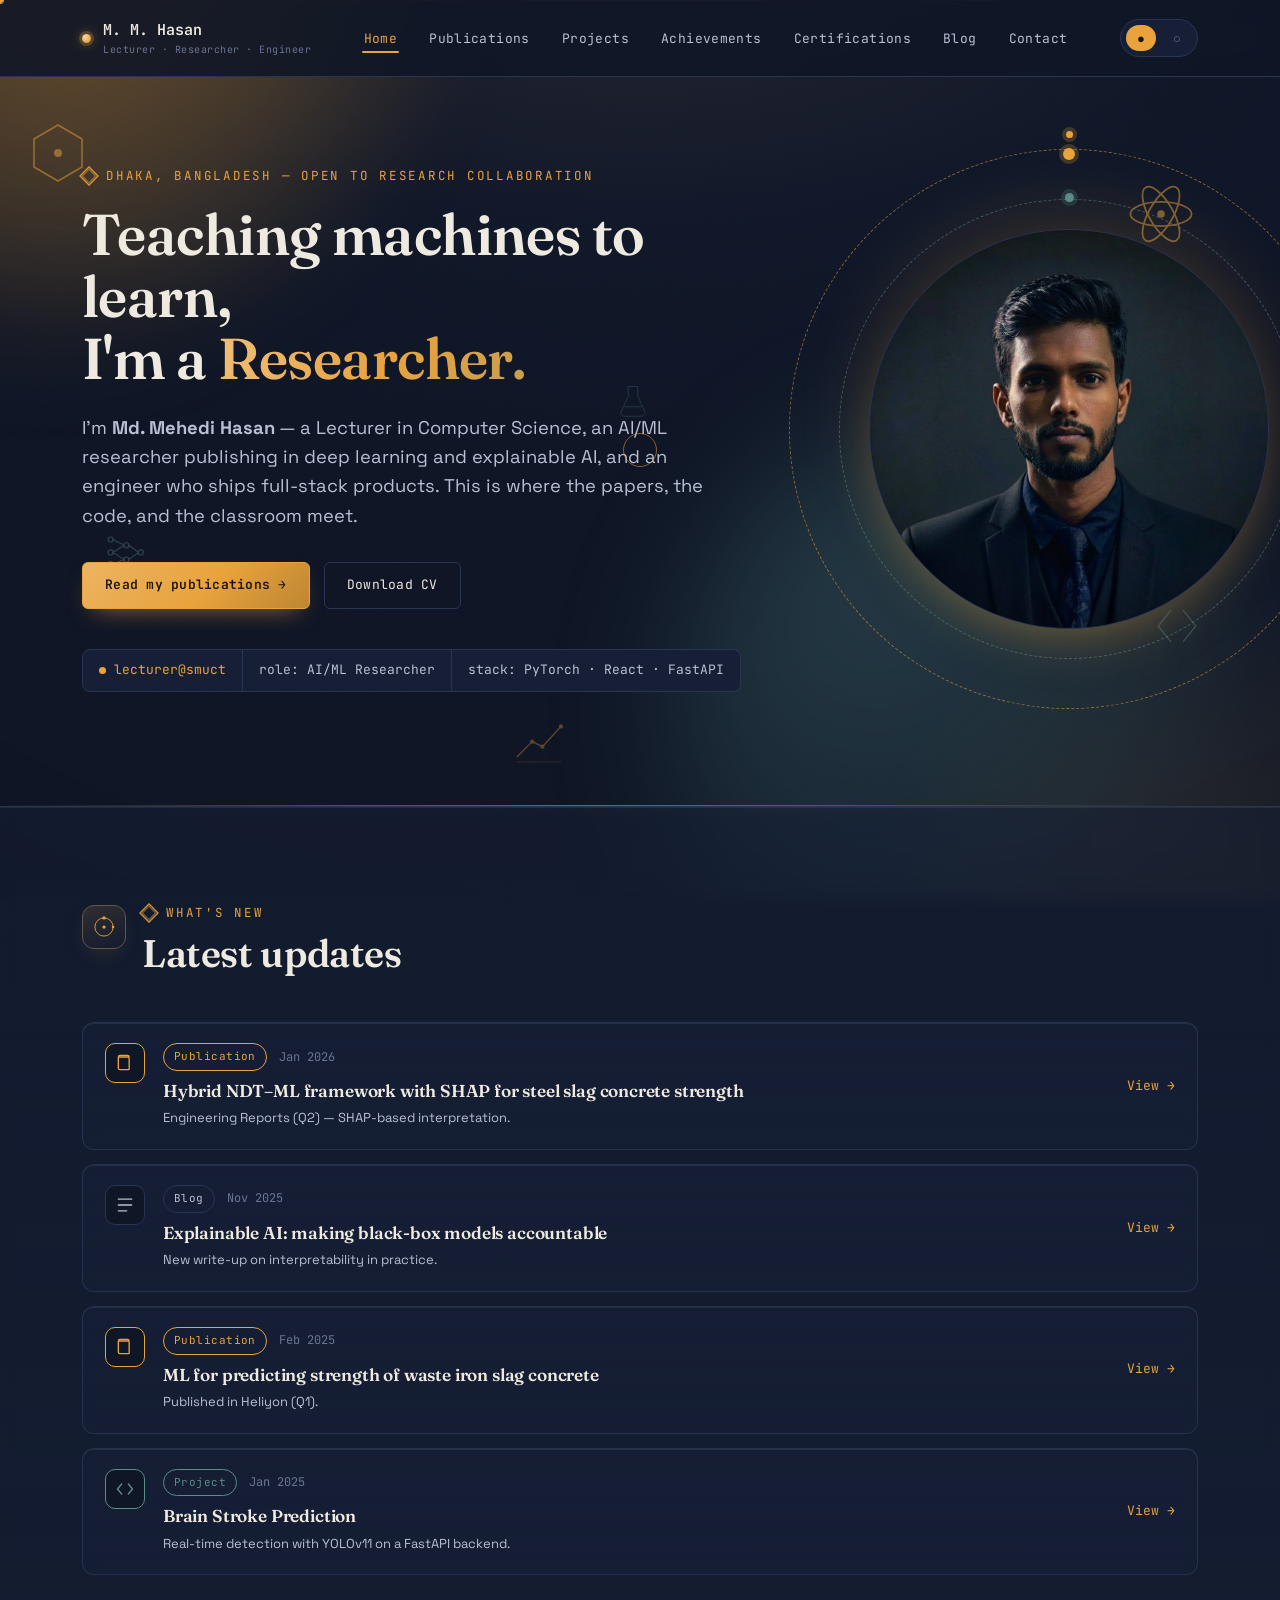
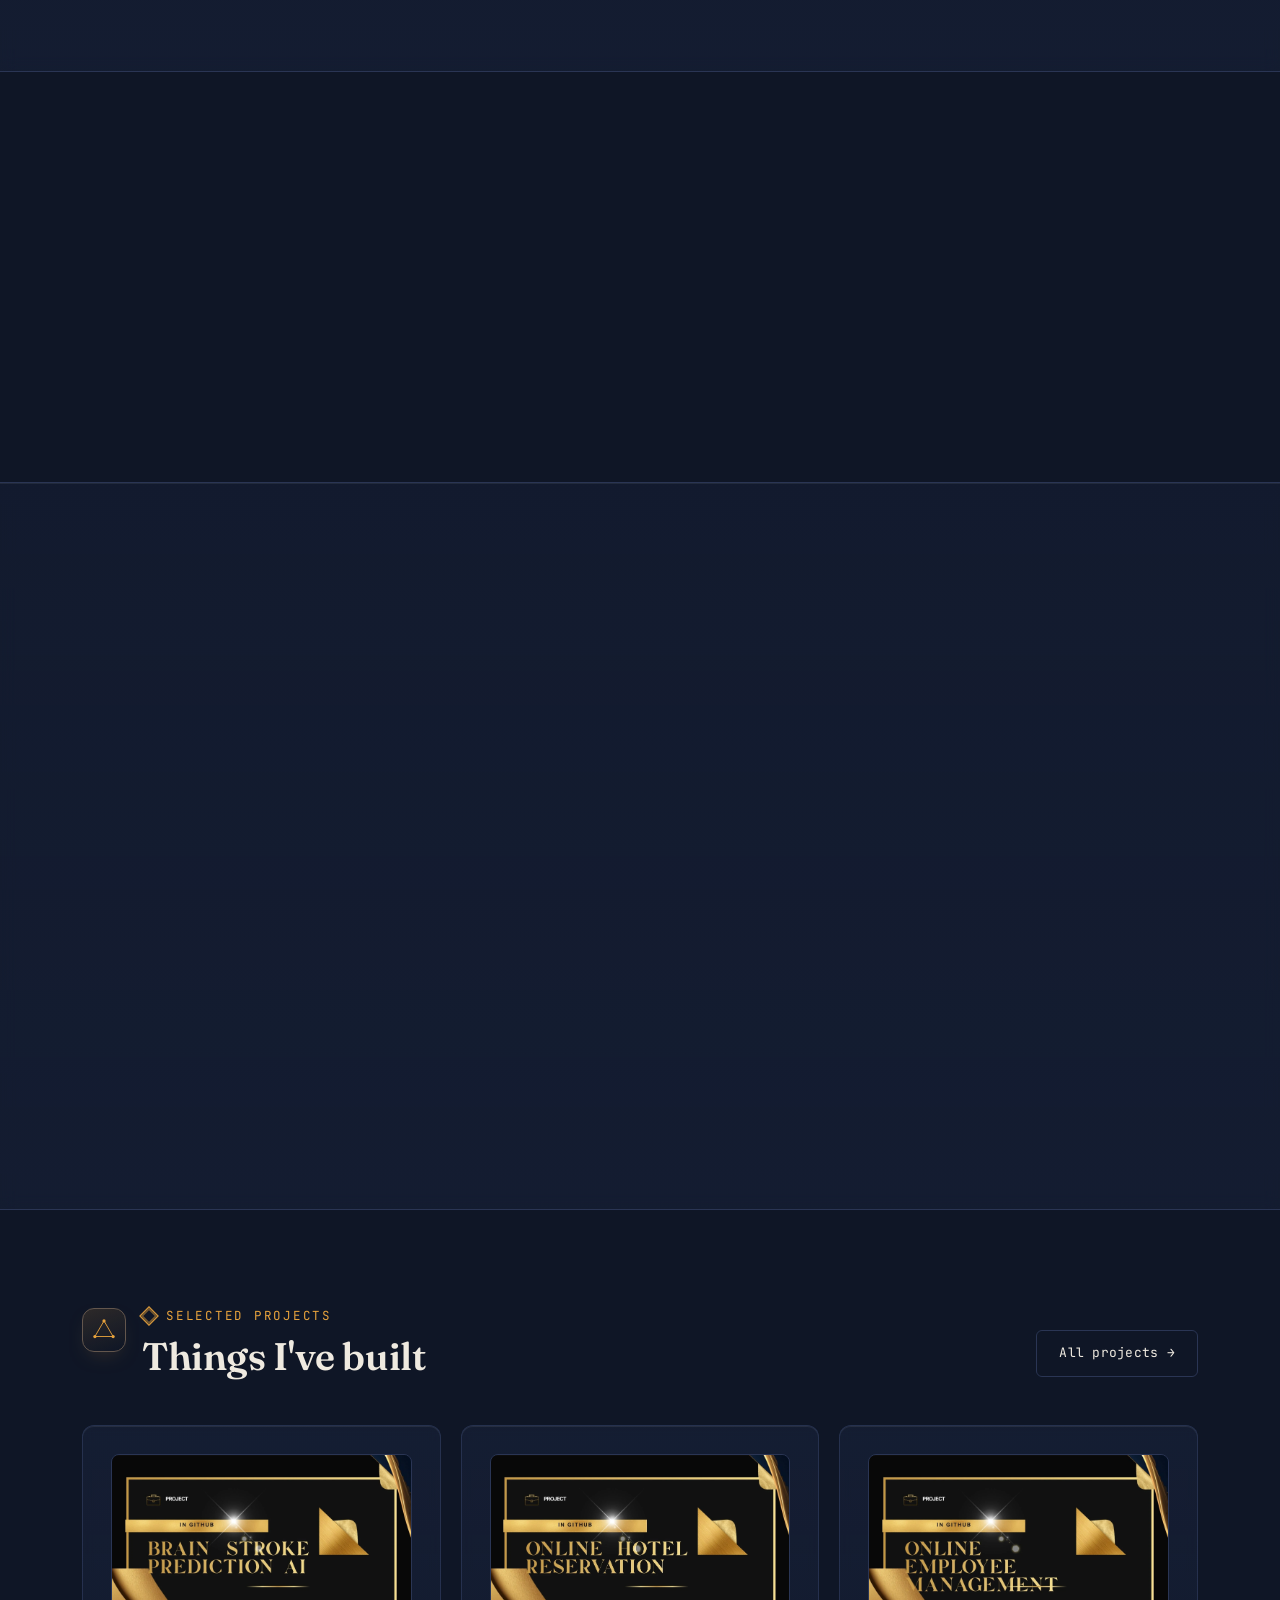
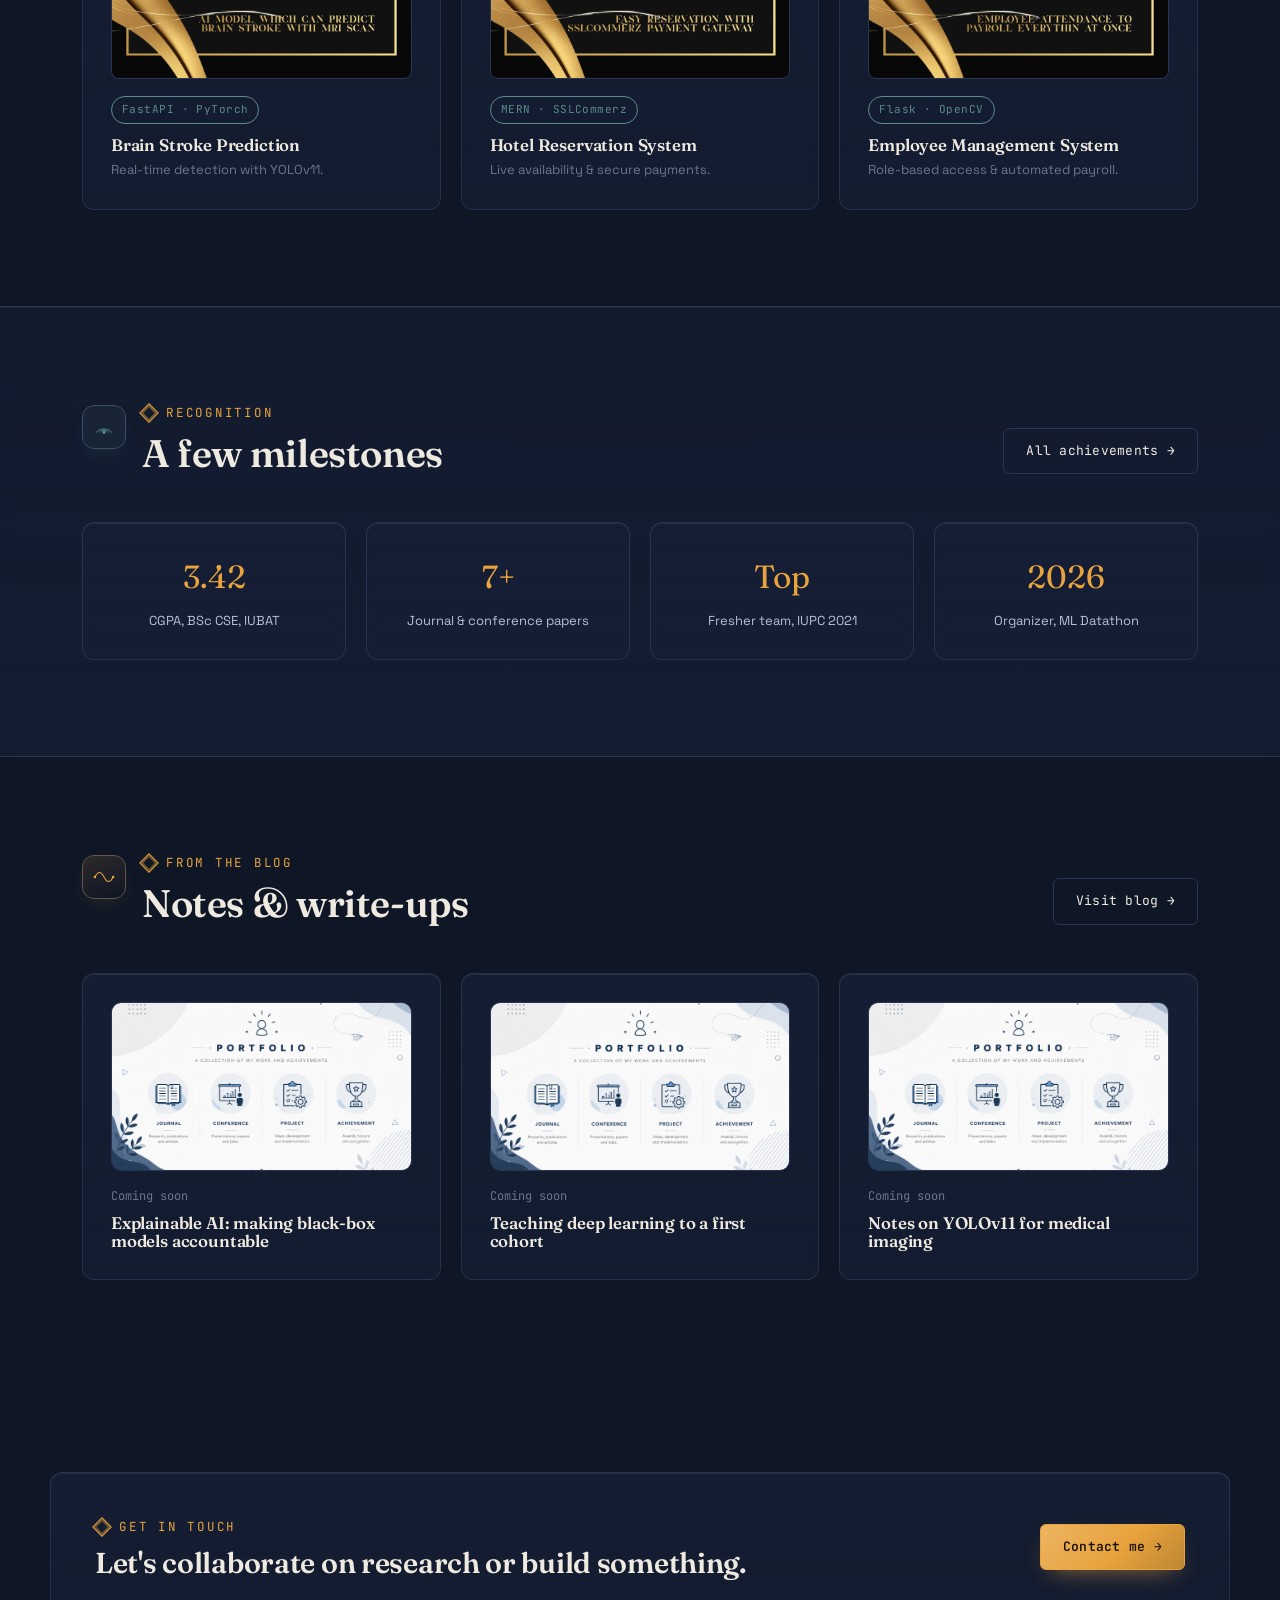
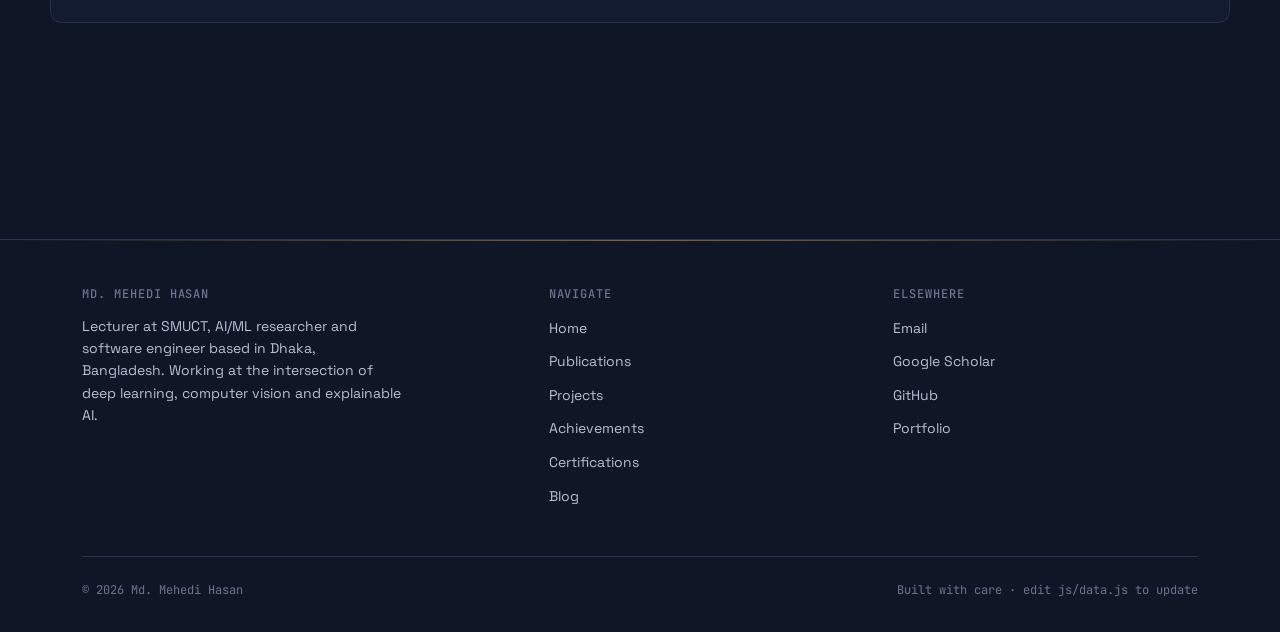
<file: index.html>
<!DOCTYPE html>
<html lang="en" data-theme="console">
<head>
<meta charset="UTF-8">
<meta name="viewport" content="width=device-width, initial-scale=1.0">
<title>Md. Mehedi Hasan — Lecturer · AI Researcher · Engineer</title>
<meta name="description" content="Portfolio of Md. Mehedi Hasan — Lecturer at SMUCT, AI/ML researcher and software engineer working in deep learning, computer vision and explainable AI.">
<link rel="preconnect" href="https://fonts.googleapis.com">
<link rel="preconnect" href="https://fonts.gstatic.com" crossorigin>
<link rel="stylesheet" href="https://fonts.googleapis.com/css2?family=Fraunces:ital,opsz,wght@0,9..144,300;0,9..144,400;0,9..144,500;0,9..144,600;0,9..144,700;1,9..144,400;1,9..144,500&family=Space+Grotesk:wght@400;500;600;700&family=JetBrains+Mono:wght@400;500;600&display=swap">
<link rel="stylesheet" href="css/style.css">
</head>
<body data-page="home">

<!-- Header is generated from js/data.js -->
<div data-mount="header"></div>

<main>
  <div data-mount="hero"></div>
  <div data-mount="home-whatsnew"></div>
  <div data-mount="about"></div>
  <div data-mount="home-publications"></div>
  <div data-mount="home-projects"></div>
  <div data-mount="home-achievements"></div>
  <div data-mount="home-blog"></div>
  <div data-mount="home-cta"></div>
</main>

<!-- Footer is generated from js/data.js -->
<div data-mount="footer"></div>

<script src="js/space.js"></script>
<script src="js/data.js"></script>
<script src="js/render.js"></script>
<script src="js/main.js"></script>
</body>
</html>
</file>
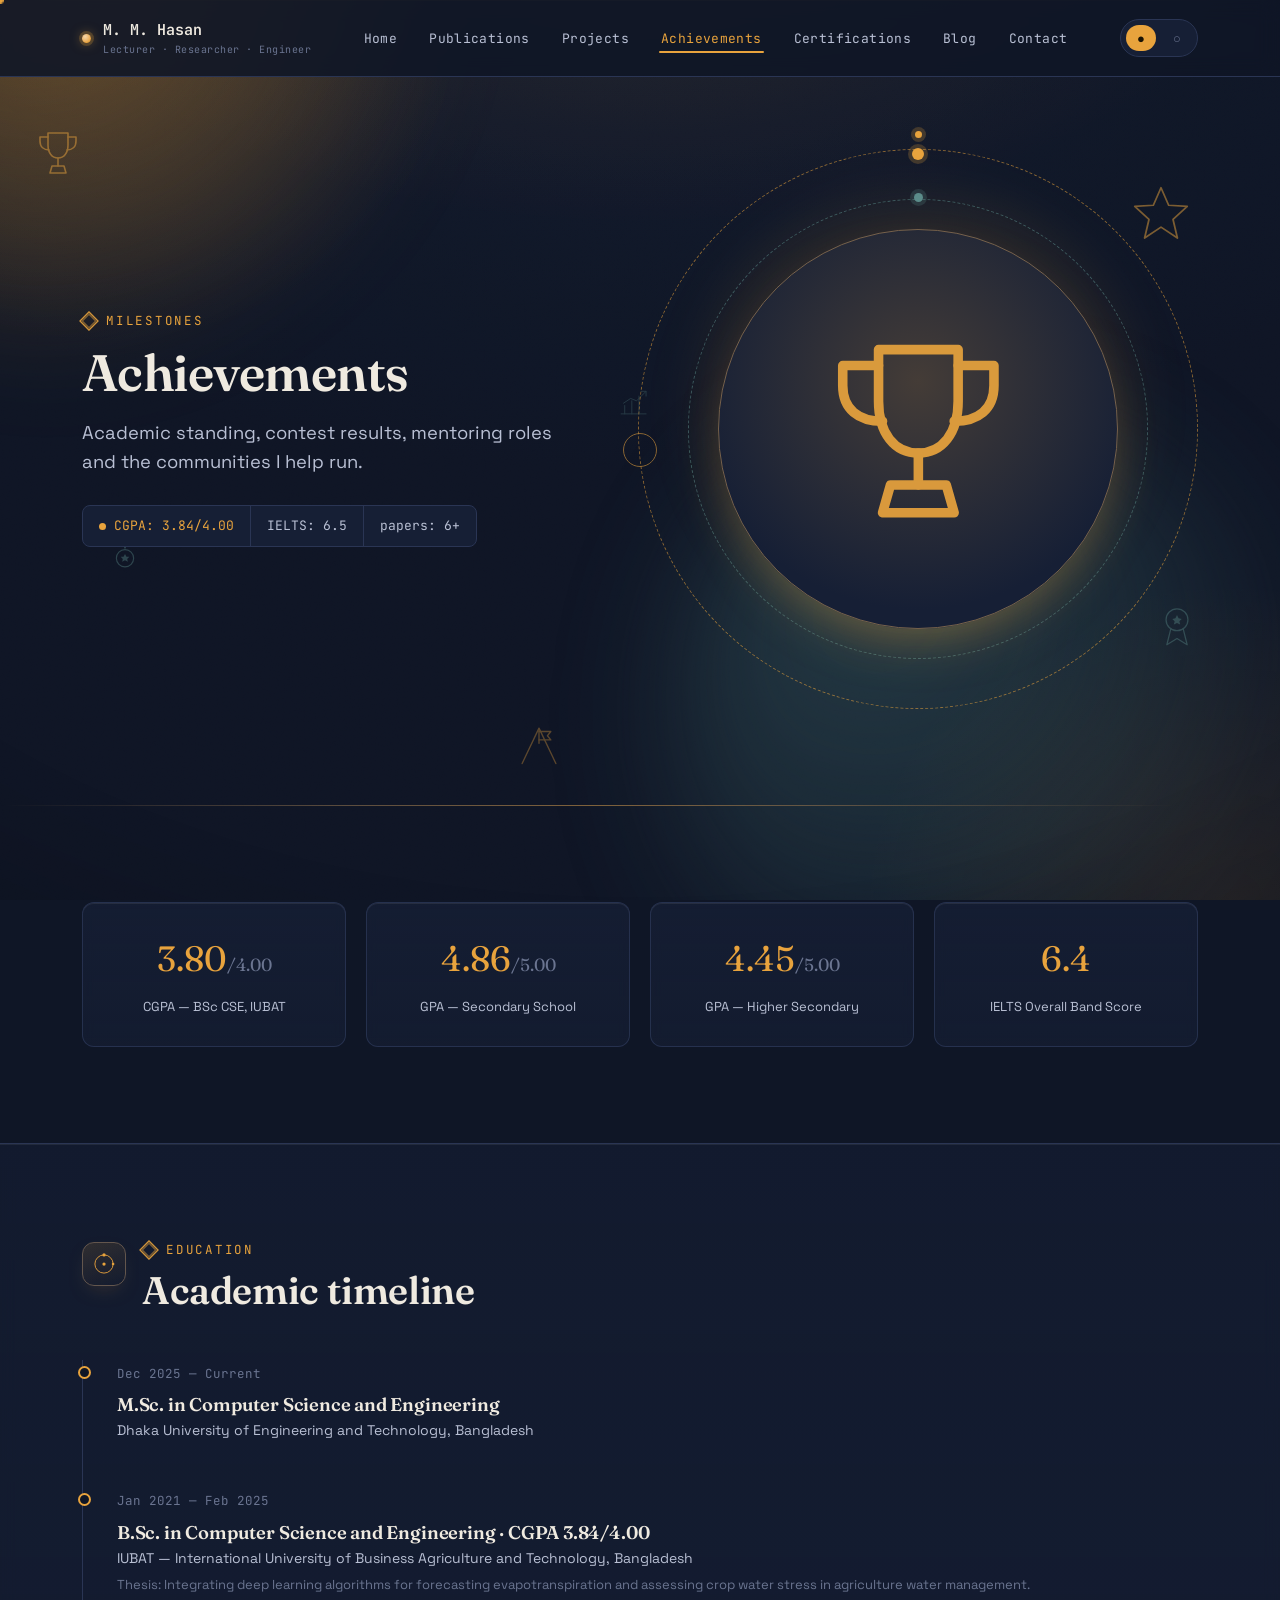
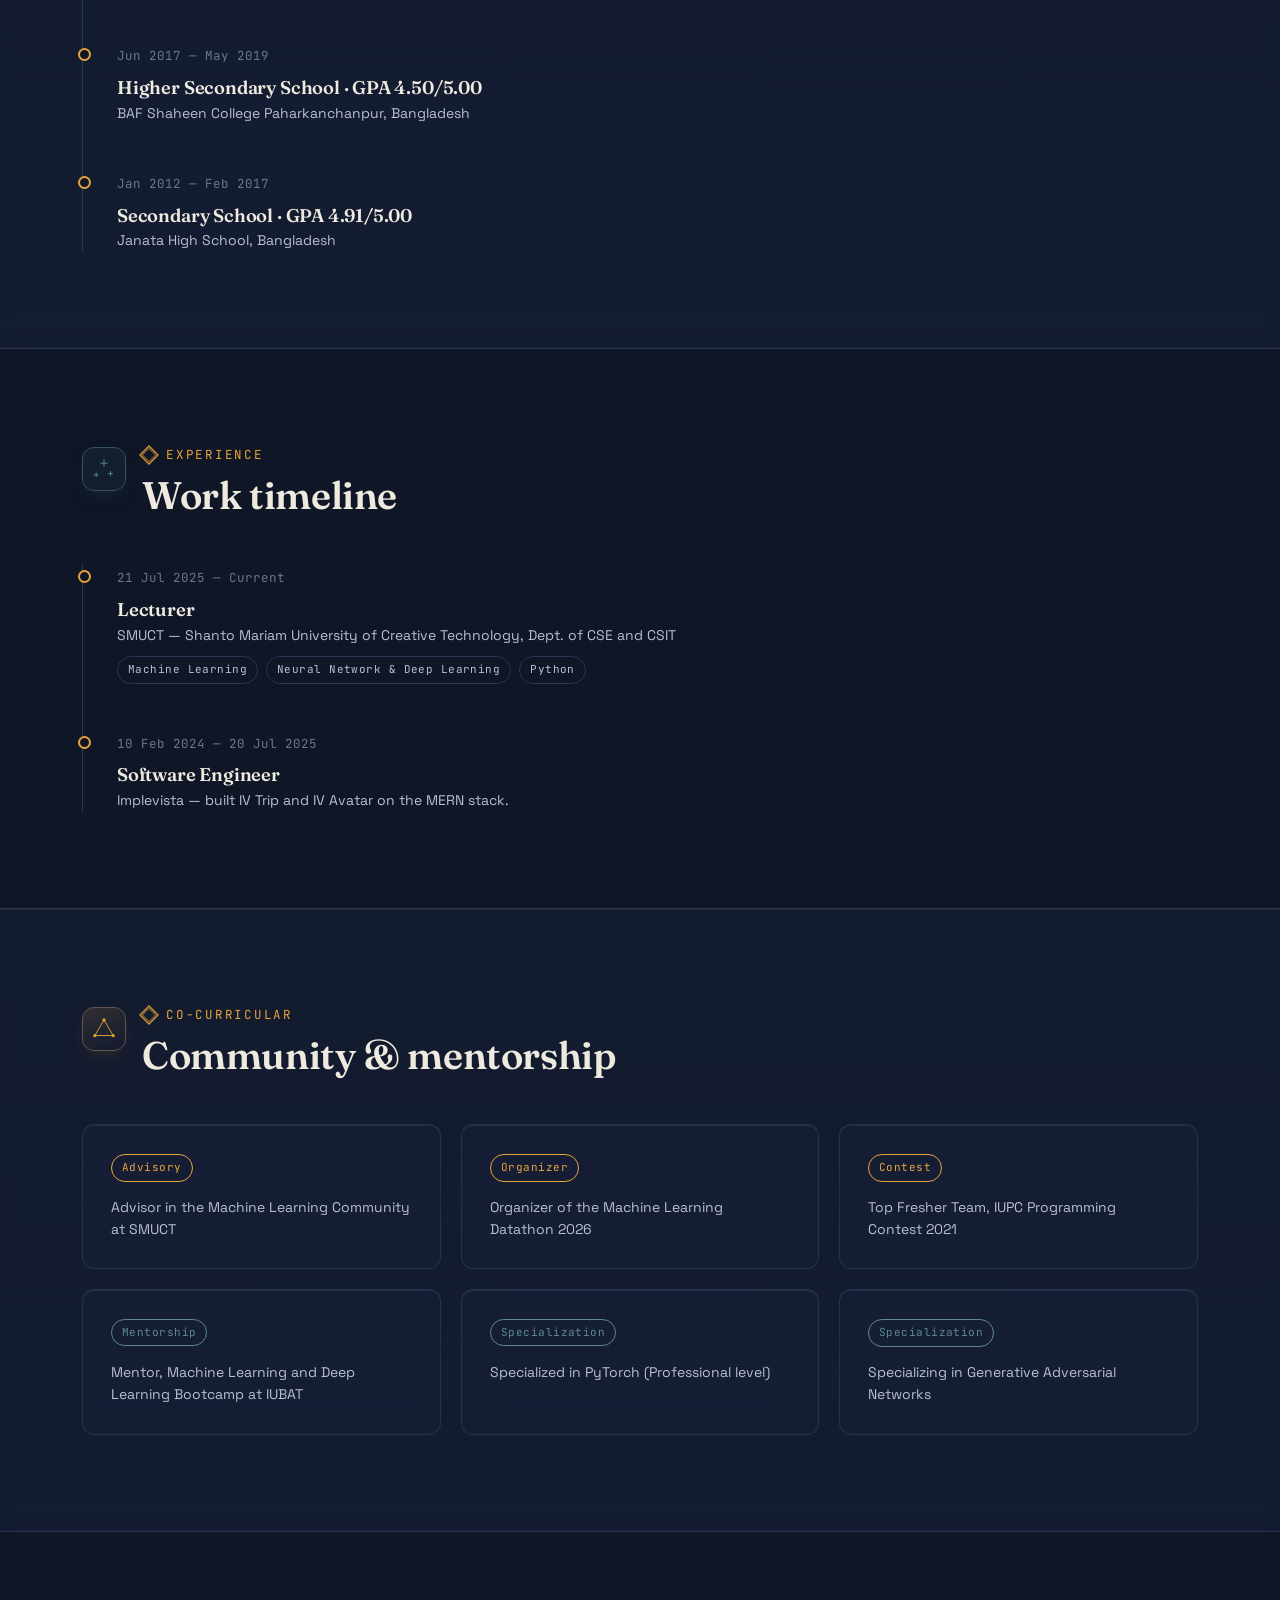
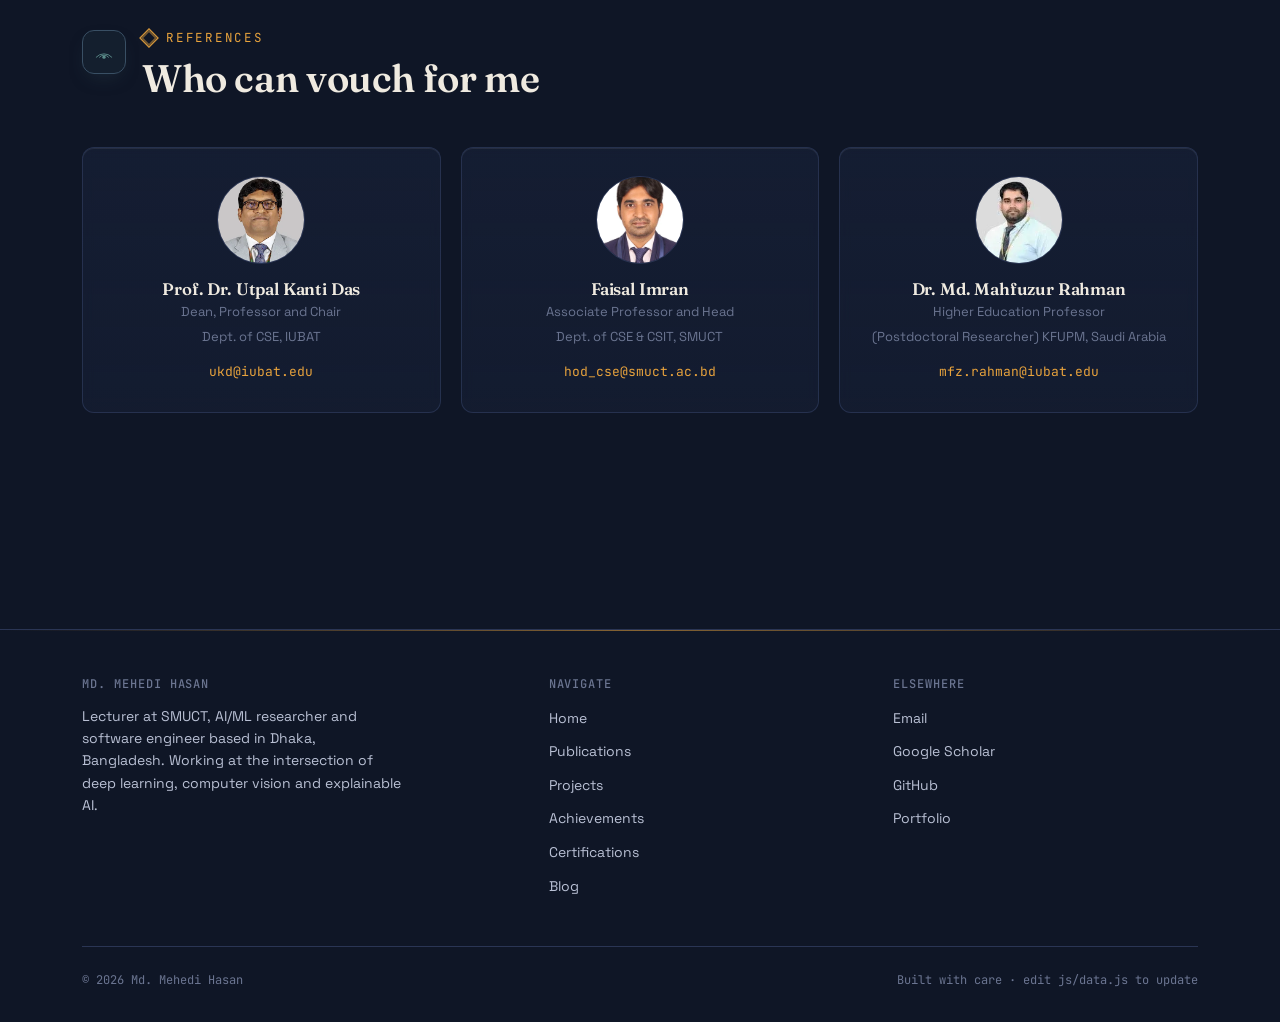
<file: achievements.html>
<!DOCTYPE html>
<html lang="en" data-theme="console">
<head>
<meta charset="UTF-8">
<meta name="viewport" content="width=device-width, initial-scale=1.0">
<title>Achievements — Md. Mehedi Hasan</title>
<meta name="description" content="Academic milestones, co-curricular roles and recognitions of Md. Mehedi Hasan.">
<link rel="preconnect" href="https://fonts.googleapis.com">
<link rel="preconnect" href="https://fonts.gstatic.com" crossorigin>
<link rel="stylesheet" href="https://fonts.googleapis.com/css2?family=Fraunces:ital,opsz,wght@0,9..144,300;0,9..144,400;0,9..144,500;0,9..144,600;0,9..144,700;1,9..144,400;1,9..144,500&family=Space+Grotesk:wght@400;500;600;700&family=JetBrains+Mono:wght@400;500;600&display=swap">
<link rel="stylesheet" href="css/style.css">
</head>
<body data-page="achievements">

<div data-mount="header"></div>

<main>
  <div data-mount="hero"></div>
  <div data-mount="stats"></div>
  <div data-mount="education"></div>
  <div data-mount="experience"></div>
  <div data-mount="co-curricular"></div>
  <div data-mount="references"></div>
</main>

<div data-mount="footer"></div>

<script src="js/space.js"></script>
<script src="js/data.js"></script>
<script src="js/render.js"></script>
<script src="js/main.js"></script>
</body>
</html>
</file>
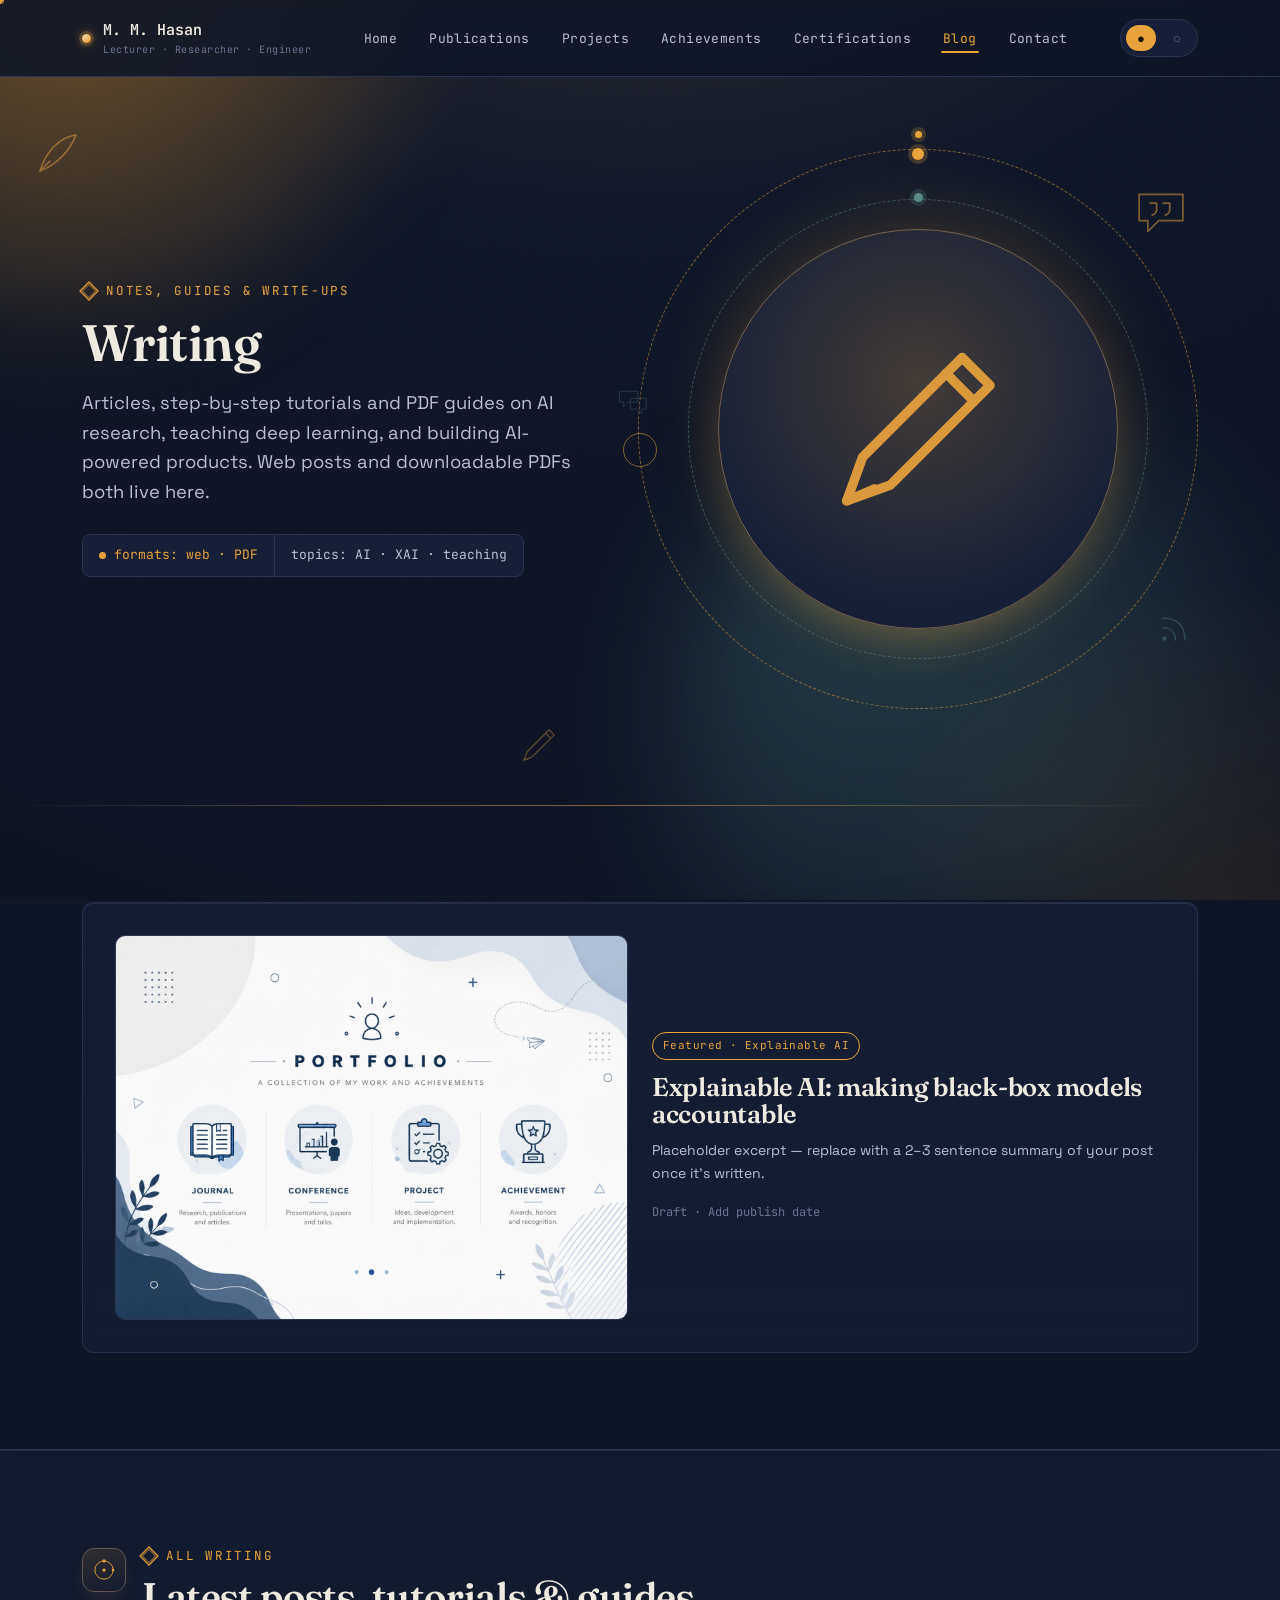
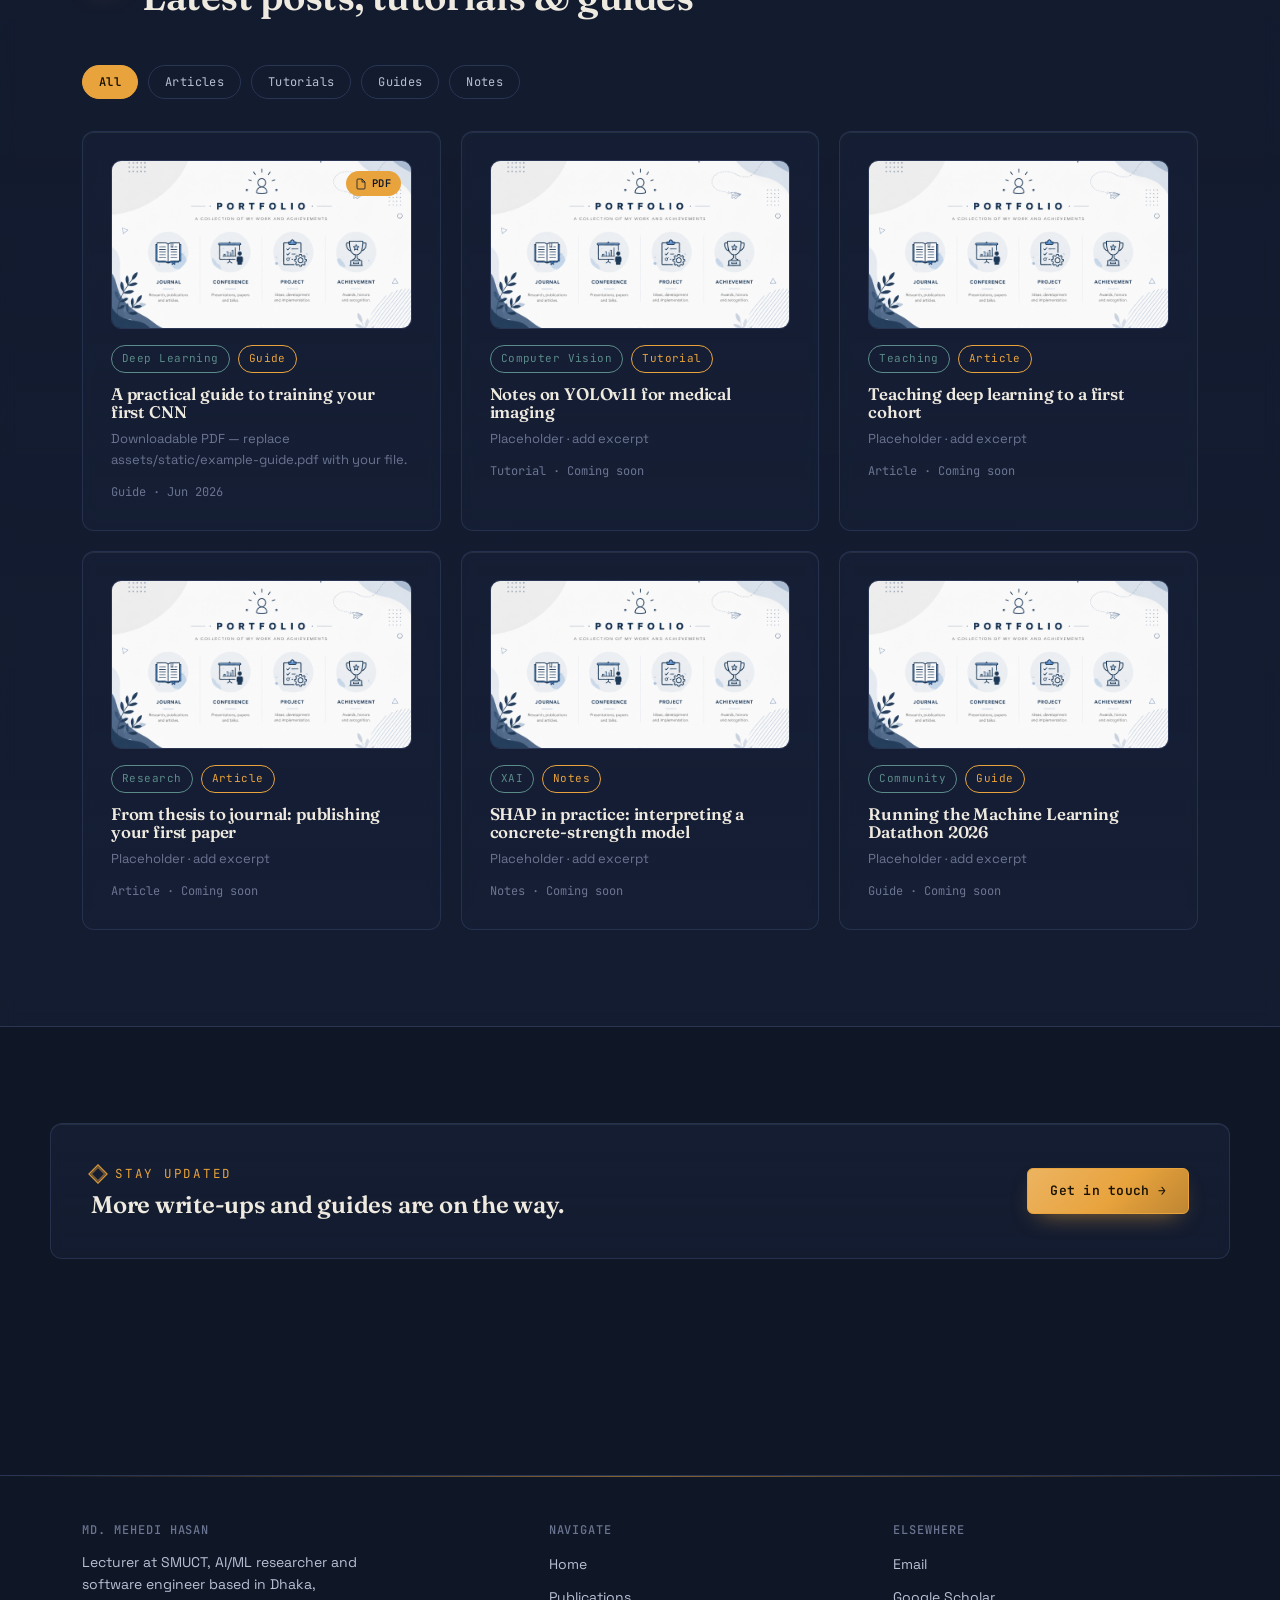
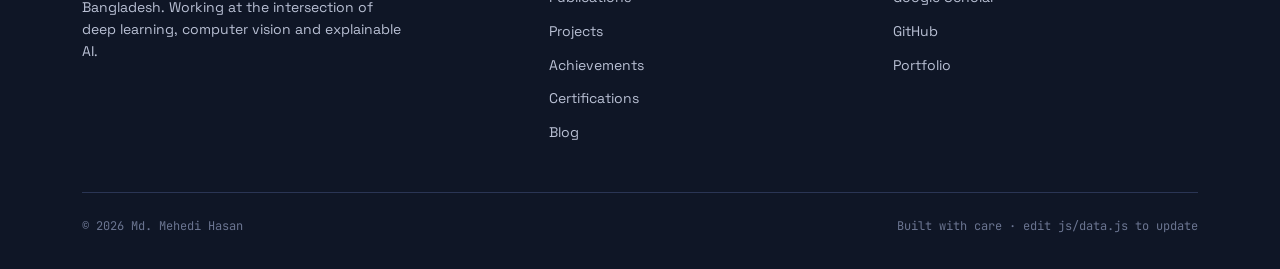
<file: blog.html>
<!DOCTYPE html>
<html lang="en" data-theme="console">
<head>
<meta charset="UTF-8">
<meta name="viewport" content="width=device-width, initial-scale=1.0">
<title>Blog — Md. Mehedi Hasan</title>
<meta name="description" content="Notes and write-ups by Md. Mehedi Hasan on AI research, teaching and engineering.">
<link rel="preconnect" href="https://fonts.googleapis.com">
<link rel="preconnect" href="https://fonts.gstatic.com" crossorigin>
<link rel="stylesheet" href="https://fonts.googleapis.com/css2?family=Fraunces:ital,opsz,wght@0,9..144,300;0,9..144,400;0,9..144,500;0,9..144,600;0,9..144,700;1,9..144,400;1,9..144,500&family=Space+Grotesk:wght@400;500;600;700&family=JetBrains+Mono:wght@400;500;600&display=swap">
<link rel="stylesheet" href="css/style.css">
</head>
<body data-page="blog">

<div data-mount="header"></div>

<main>
  <div data-mount="hero"></div>
  <div data-mount="featured"></div>
  <div data-mount="posts"></div>
  <div data-mount="cta"></div>
</main>

<div data-mount="footer"></div>

<script src="js/space.js"></script>
<script src="js/data.js"></script>
<script src="js/render.js"></script>
<script src="js/main.js"></script>
</body>
</html>
</file>
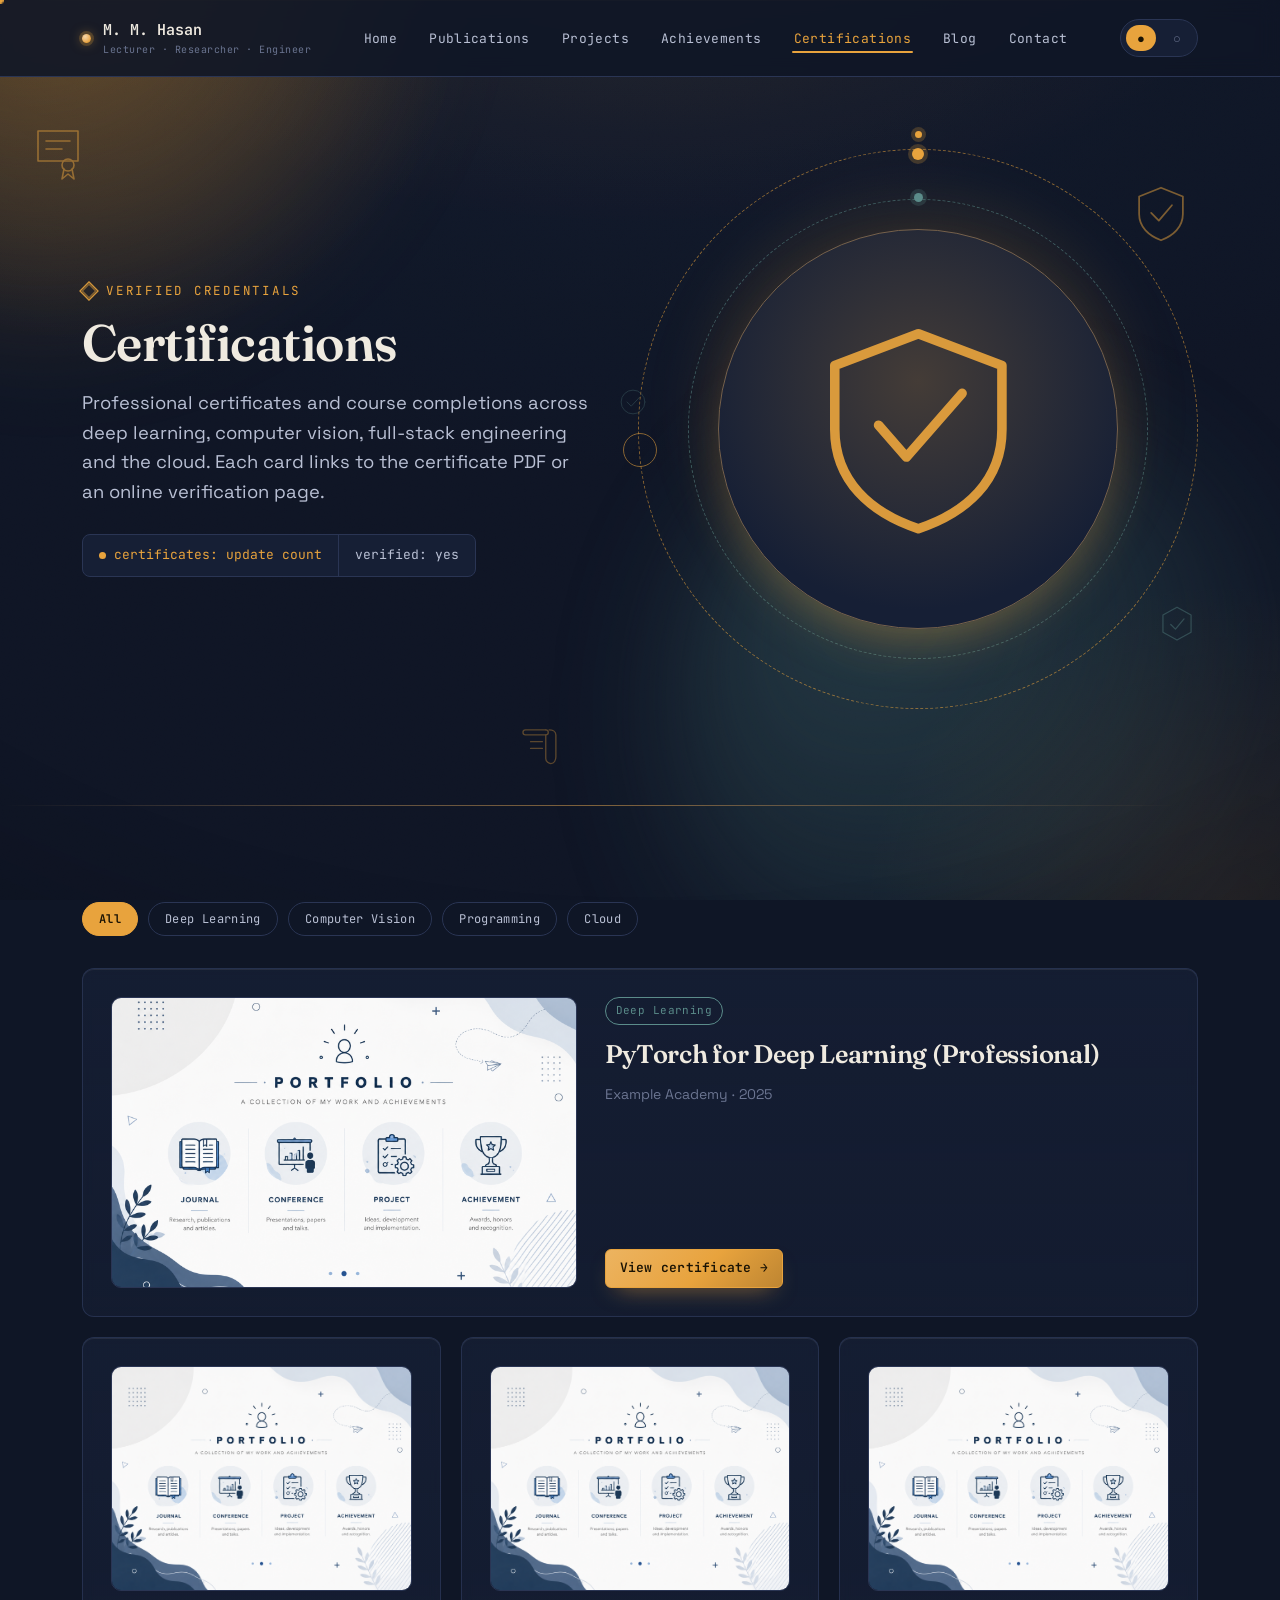
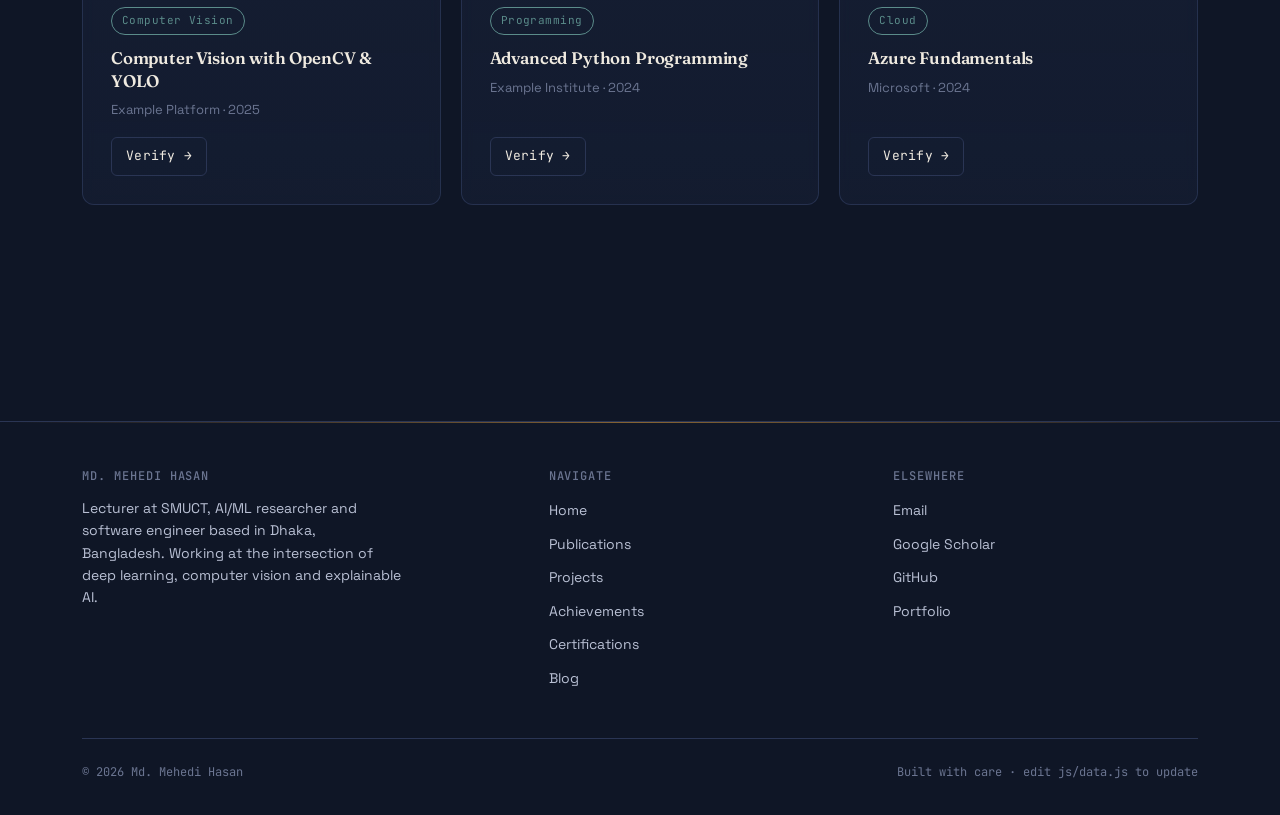
<file: certifications.html>
<!DOCTYPE html>
<html lang="en" data-theme="console">
<head>
<meta charset="UTF-8">
<meta name="viewport" content="width=device-width, initial-scale=1.0">
<title>Certifications — Md. Mehedi Hasan</title>
<meta name="description" content="Professional certificates and course completions of Md. Mehedi Hasan in deep learning, computer vision, engineering and the cloud.">
<link rel="preconnect" href="https://fonts.googleapis.com">
<link rel="preconnect" href="https://fonts.gstatic.com" crossorigin>
<link rel="stylesheet" href="https://fonts.googleapis.com/css2?family=Fraunces:ital,opsz,wght@0,9..144,300;0,9..144,400;0,9..144,500;0,9..144,600;0,9..144,700;1,9..144,400;1,9..144,500&family=Space+Grotesk:wght@400;500;600;700&family=JetBrains+Mono:wght@400;500;600&display=swap">
<link rel="stylesheet" href="css/style.css">
</head>
<body data-page="certifications">

<div data-mount="header"></div>

<main>
  <div data-mount="hero"></div>
  <div data-mount="certifications"></div>
</main>

<div data-mount="footer"></div>

<script src="js/space.js"></script>
<script src="js/data.js"></script>
<script src="js/render.js"></script>
<script src="js/main.js"></script>
</body>
</html>
</file>
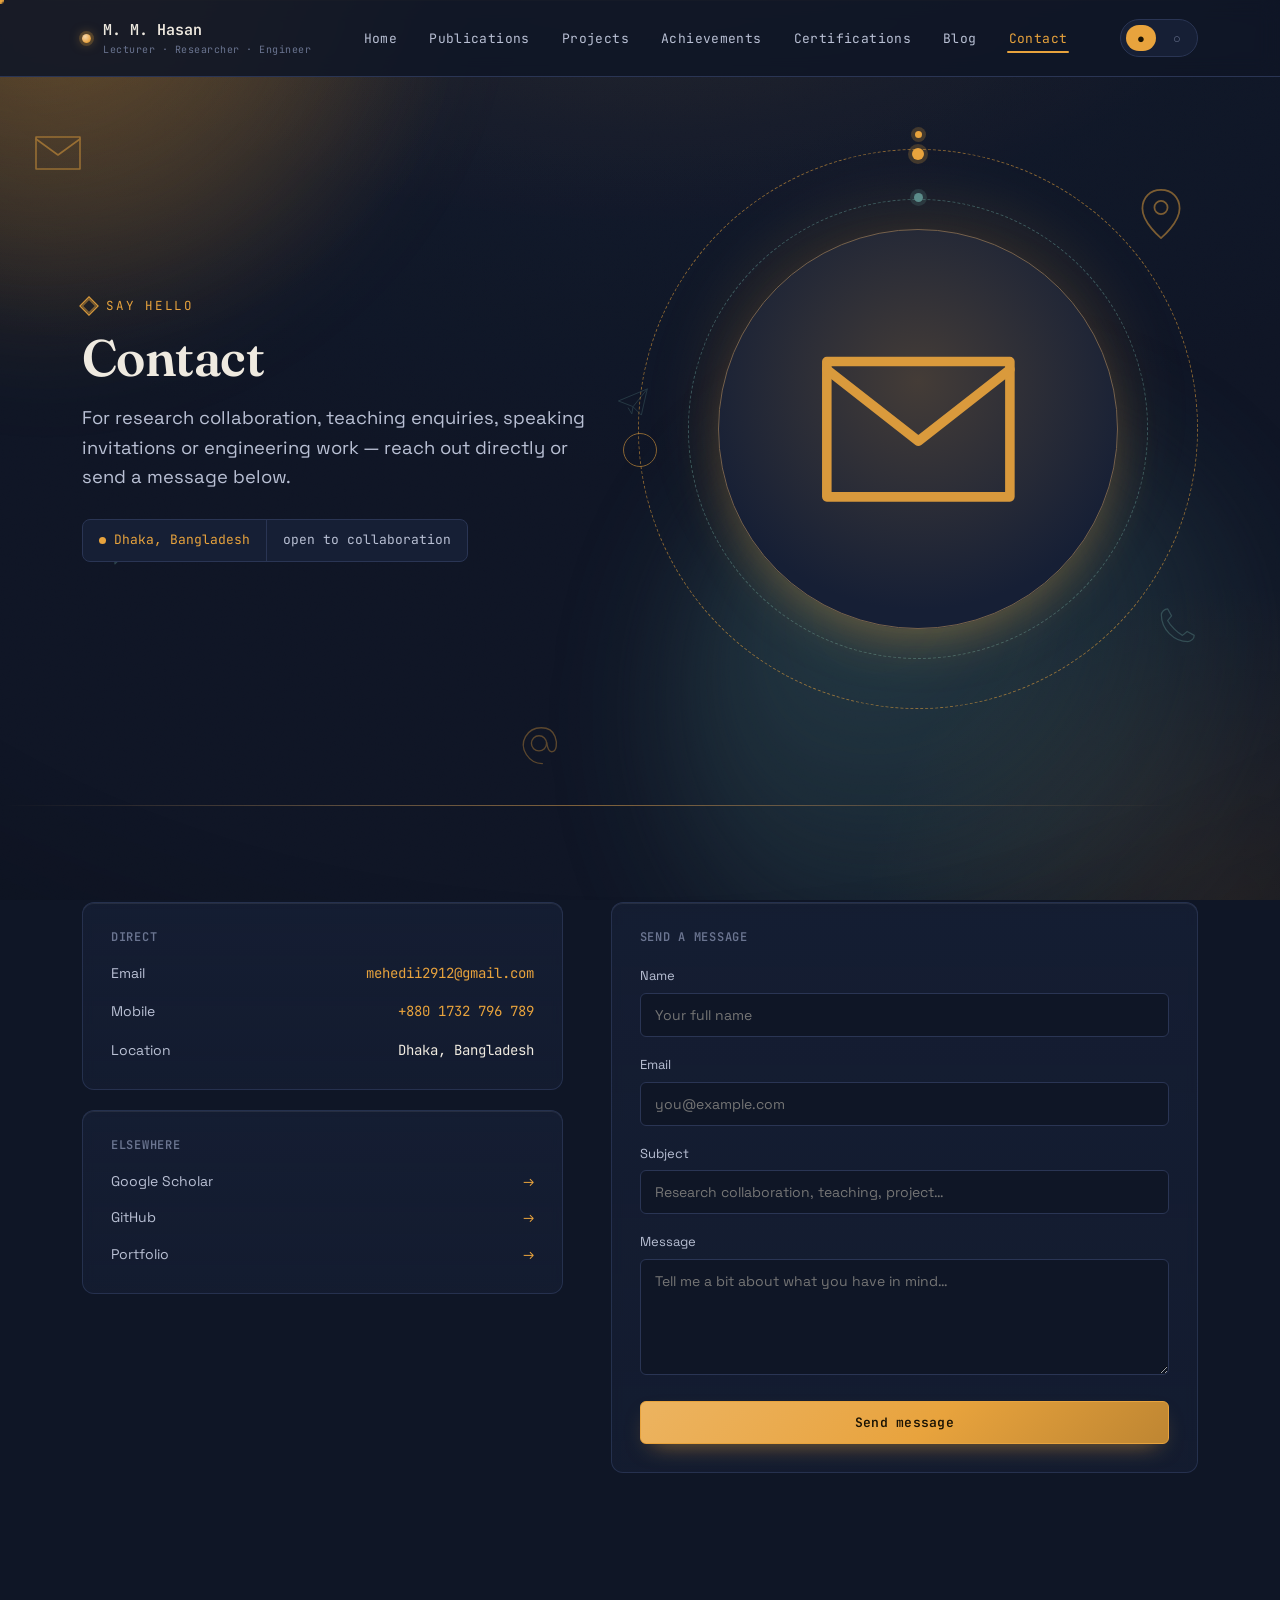
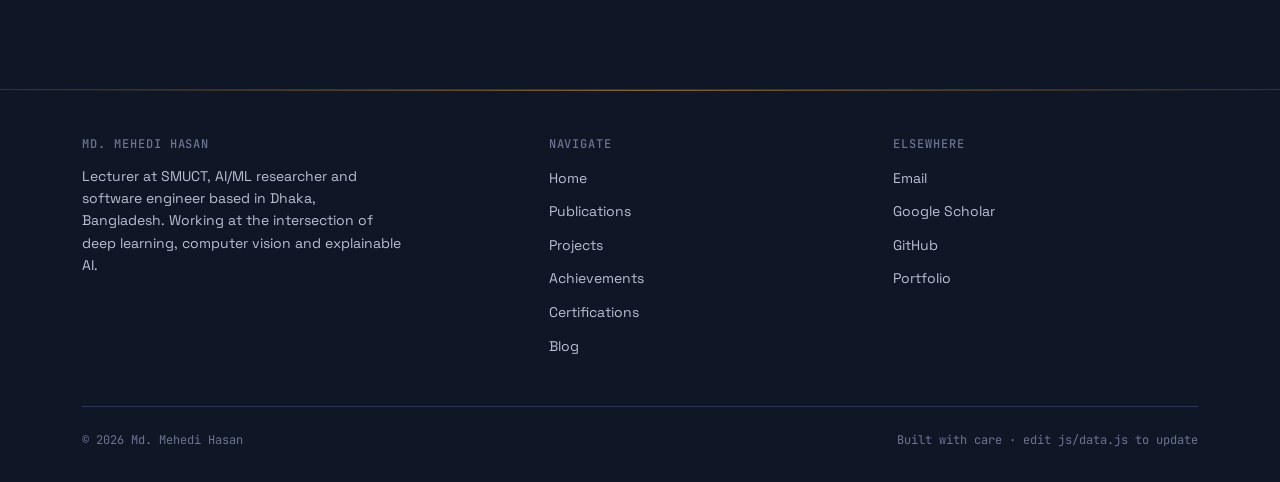
<file: contact.html>
<!DOCTYPE html>
<html lang="en" data-theme="console">
<head>
<meta charset="UTF-8">
<meta name="viewport" content="width=device-width, initial-scale=1.0">
<title>Contact — Md. Mehedi Hasan</title>
<meta name="description" content="Get in touch with Md. Mehedi Hasan for research collaboration, teaching enquiries or engineering work.">
<link rel="preconnect" href="https://fonts.googleapis.com">
<link rel="preconnect" href="https://fonts.gstatic.com" crossorigin>
<link rel="stylesheet" href="https://fonts.googleapis.com/css2?family=Fraunces:ital,opsz,wght@0,9..144,300;0,9..144,400;0,9..144,500;0,9..144,600;0,9..144,700;1,9..144,400;1,9..144,500&family=Space+Grotesk:wght@400;500;600;700&family=JetBrains+Mono:wght@400;500;600&display=swap">
<link rel="stylesheet" href="css/style.css">
</head>
<body data-page="contact">

<div data-mount="header"></div>

<main>
  <div data-mount="hero"></div>
  <div data-mount="contact"></div>
</main>

<div data-mount="footer"></div>

<script src="js/space.js"></script>
<script src="js/data.js"></script>
<script src="js/render.js"></script>
<script src="js/main.js"></script>
</body>
</html>
</file>
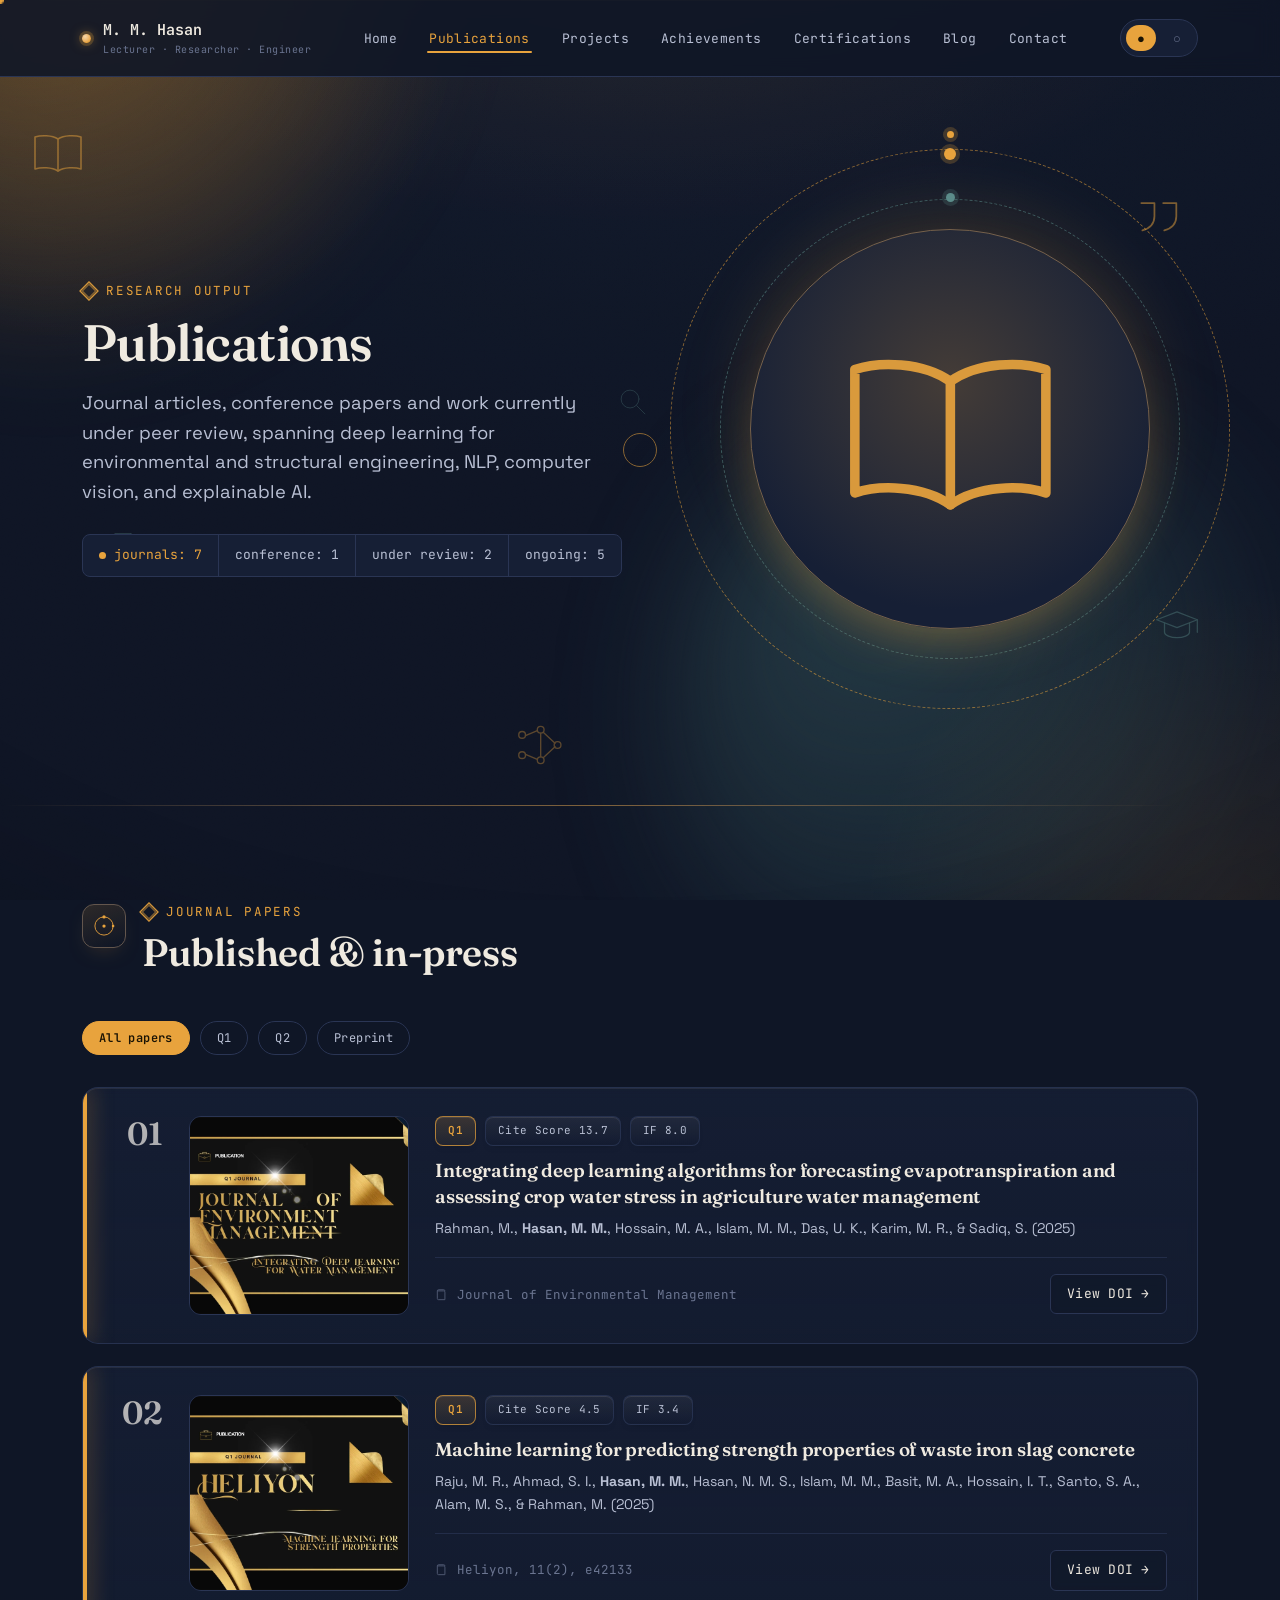
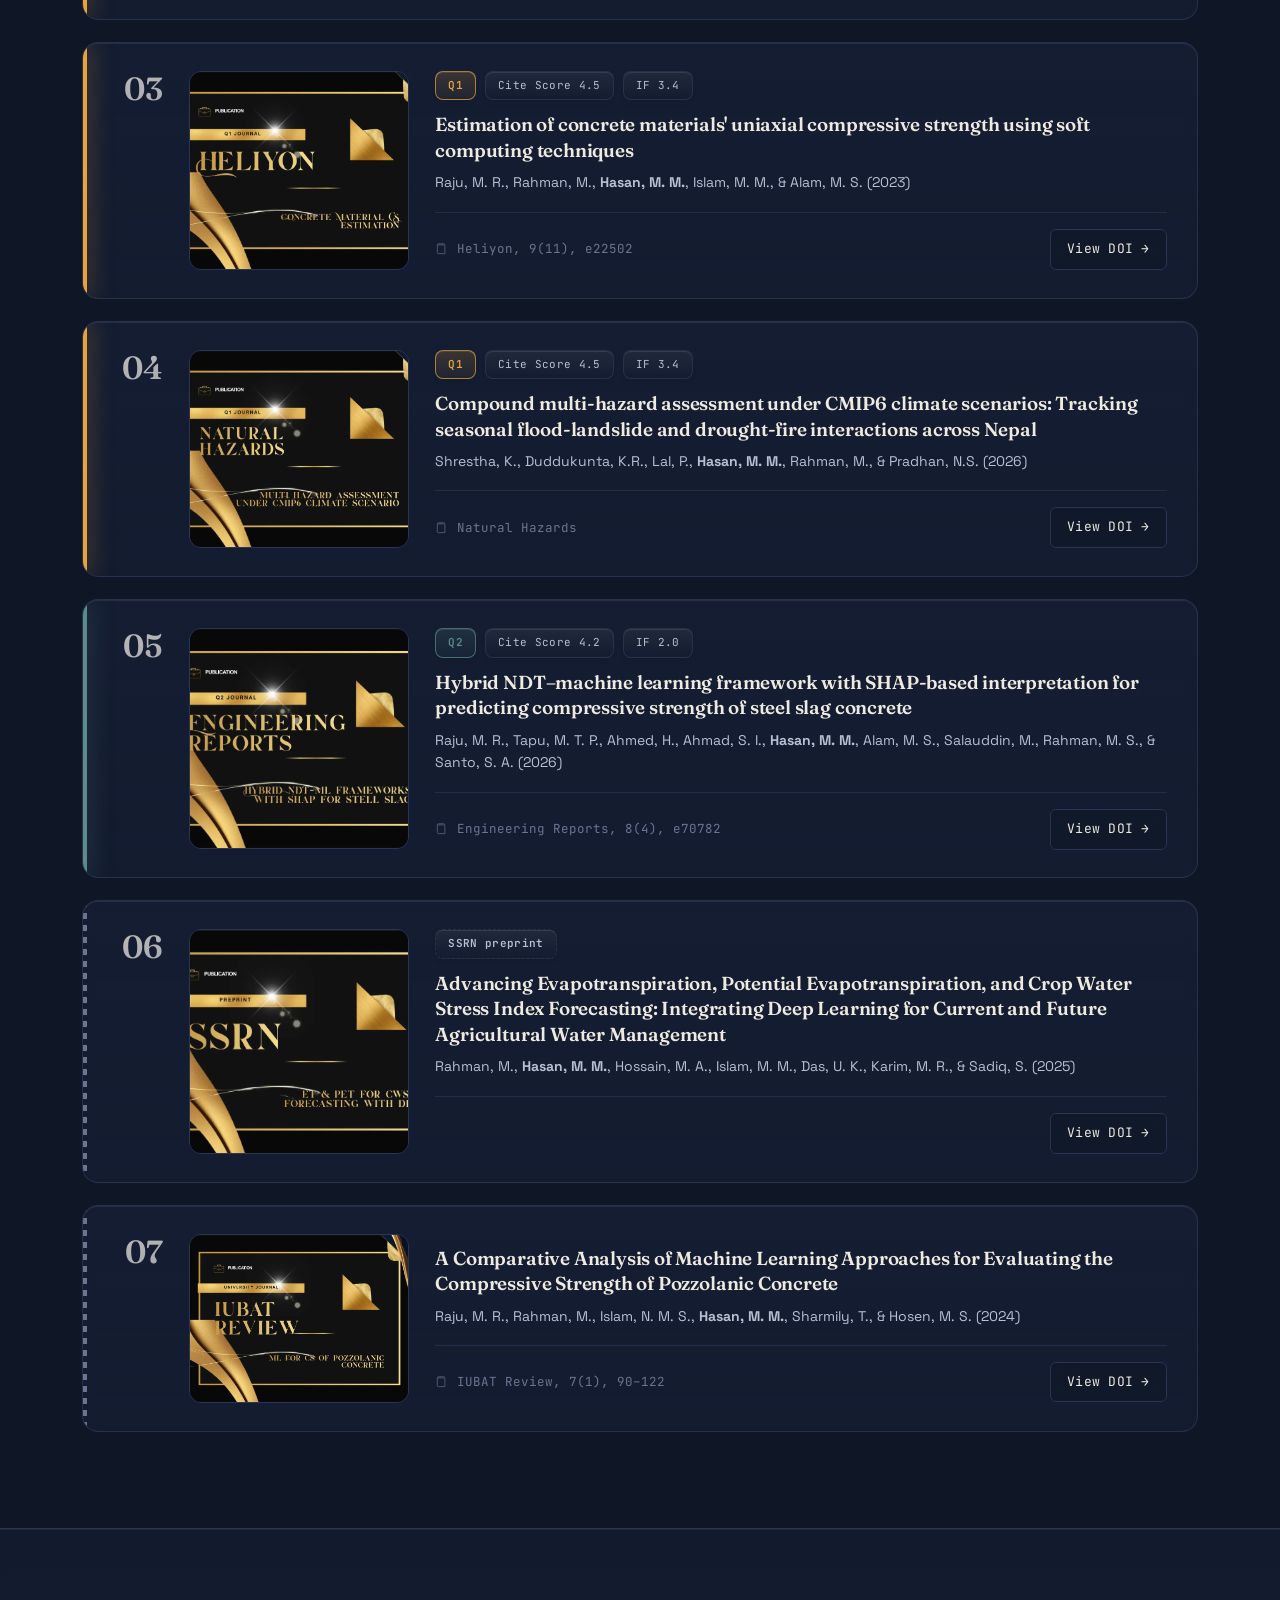
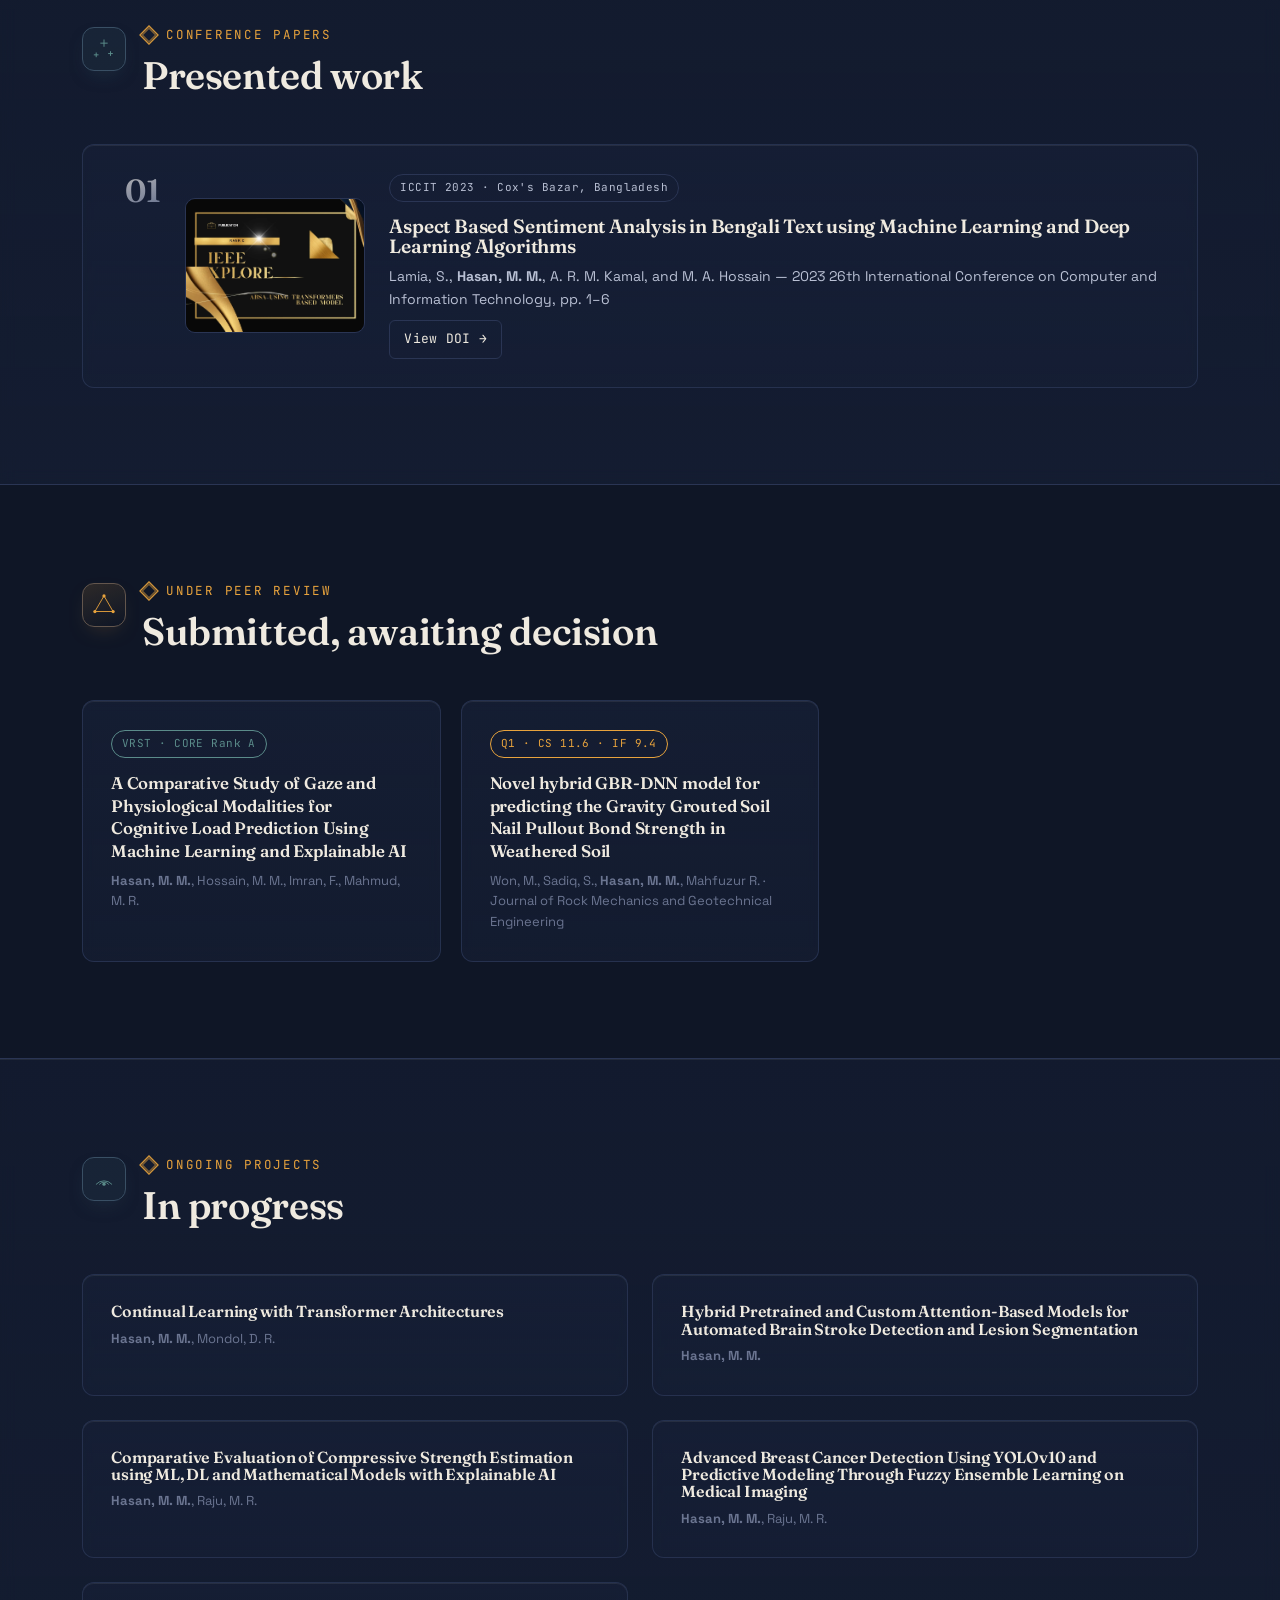
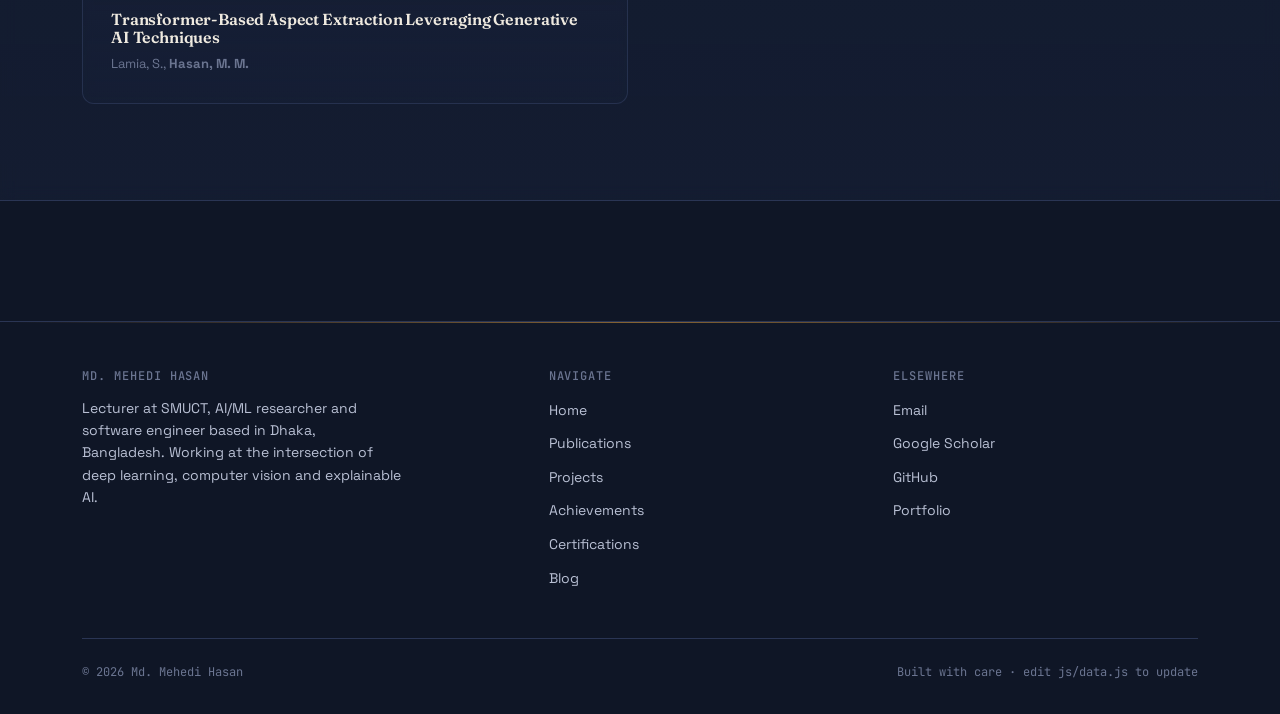
<file: publications.html>
<!DOCTYPE html>
<html lang="en" data-theme="console">
<head>
<meta charset="UTF-8">
<meta name="viewport" content="width=device-width, initial-scale=1.0">
<title>Publications — Md. Mehedi Hasan</title>
<meta name="description" content="Journal papers, conference papers and ongoing research by Md. Mehedi Hasan in deep learning, computer vision and explainable AI.">
<link rel="preconnect" href="https://fonts.googleapis.com">
<link rel="preconnect" href="https://fonts.gstatic.com" crossorigin>
<link rel="stylesheet" href="https://fonts.googleapis.com/css2?family=Fraunces:ital,opsz,wght@0,9..144,300;0,9..144,400;0,9..144,500;0,9..144,600;0,9..144,700;1,9..144,400;1,9..144,500&family=Space+Grotesk:wght@400;500;600;700&family=JetBrains+Mono:wght@400;500;600&display=swap">
<link rel="stylesheet" href="css/style.css">
</head>
<body data-page="publications">

<div data-mount="header"></div>

<main>
  <div data-mount="hero"></div>
  <div data-mount="journals"></div>
  <div data-mount="conference"></div>
  <div data-mount="under-review"></div>
  <div data-mount="ongoing"></div>
</main>

<div data-mount="footer"></div>

<script src="js/space.js"></script>
<script src="js/data.js"></script>
<script src="js/render.js"></script>
<script src="js/main.js"></script>
</body>
</html>
</file>
<file: css/style.css>
/* ============================================================
   Md. Mehedi Hasan — Portfolio
   Theme: "Lab Notebook / Console" — Navy console <-> Warm paper
   ============================================================ */

/* Fonts (Fraunces, Space Grotesk, JetBrains Mono) are loaded via <link> tags in
   each page's <head> rather than @import here — @import is unreliable
   when pages are opened directly via file:// instead of through a server. */

/* ---------- THEME TOKENS ---------- */
:root{
  /* dark "console" theme (default) */
  --bg:#0F1626;
  --bg-raised:#161F35;
  --bg-raised-2:#1C2742;
  --ink:#EFEAE0;
  --ink-soft:#B9C0D4;
  --ink-faint:#6B7591;
  --line:#2A3554;
  --accent:#E8A33D;
  --accent-ink:#1A1304;
  --accent-2:#5B8C8A;
  --accent-2-ink:#08201F;
  --shadow: 0 20px 60px -20px rgba(0,0,0,0.55);
  --tick:#3A4568;

  --font-display:'Fraunces', serif;
  --font-body:'Space Grotesk', sans-serif;
  --font-mono:'JetBrains Mono', monospace;

  color-scheme: dark;
}

html[data-theme="paper"]{
  --bg:#FAF7F0;
  --bg-raised:#F2EDE2;
  --bg-raised-2:#EAE2D2;
  --ink:#221C12;
  --ink-soft:#4A4538;
  --ink-faint:#8A8270;
  --line:#DCD3BD;
  --accent:#B5631B;
  --accent-ink:#FFF7EA;
  --accent-2:#2E6B68;
  --accent-2-ink:#EAF6F4;
  --shadow: 0 20px 50px -25px rgba(80,60,20,0.25);
  --tick:#CBBE9E;
  color-scheme: light;
}

*{ margin:0; padding:0; box-sizing:border-box; }

html{ scroll-behavior:smooth; }

body{
  background:var(--bg);
  color:var(--ink);
  font-family:var(--font-body);
  font-size:16px;
  line-height:1.6;
  transition:background .35s ease, color .35s ease;
  overflow-x:hidden;
}

/* ---------- GLASSMORPHISM BACKGROUND (blurred translucent shapes) ----------
   #space-bg          -> fixed layer holding the blurred color blobs (js/space.js)
   .glass-blob        -> a single large, soft, translucent shape
   body::after        -> a faint frosted veil that unifies the shapes
   The frosted (backdrop-filter) panels/cards sit on top of this to
   complete the glassmorphism look.                                        */
#space-bg{
  position:fixed;
  inset:0;
  z-index:-3;
  pointer-events:none;
  overflow:hidden;
}
.glass-blob{
  position:absolute;
  width:var(--size, 40vmax);
  height:var(--size, 40vmax);
  margin:calc(var(--size, 40vmax) / -2) 0 0 calc(var(--size, 40vmax) / -2);
  border-radius:46% 54% 60% 40% / 52% 44% 56% 48%;
  background:
    radial-gradient(circle at 34% 30%,
      color-mix(in srgb, var(--c) 78%, transparent),
      color-mix(in srgb, var(--c) 30%, transparent) 55%,
      transparent 72%);
  filter:blur(60px) saturate(1.15);
  opacity:0.5;
  will-change:transform;
  animation:blob-float 30s ease-in-out infinite alternate;
}
@keyframes blob-float{
  0%{   translate:0 0; scale:1;    border-radius:46% 54% 60% 40% / 52% 44% 56% 48%; }
  50%{  translate:2vmax -3vmax; scale:1.12; border-radius:58% 42% 44% 56% / 46% 58% 42% 54%; }
  100%{ translate:-2vmax 2vmax; scale:1.05; border-radius:50% 50% 52% 48% / 56% 46% 54% 44%; }
}

/* base page colour — deep, with a soft warm spotlight from the top */
body{
  background:
    radial-gradient(80% 55% at 50% -8%, color-mix(in srgb, var(--accent) 12%, transparent), transparent 60%),
    radial-gradient(120% 90% at 50% 0%, color-mix(in srgb, var(--bg-raised) 60%, transparent), transparent 58%),
    var(--bg);
  background-attachment:fixed;
}
/* subtle translucent veil + gold ambient bloom for a royal feel */
body::before{
  content:'';
  position:fixed;
  inset:0;
  z-index:-2;
  pointer-events:none;
  background:
    radial-gradient(46vmax 40vmax at 8% 4%, color-mix(in srgb, var(--accent) 14%, transparent), transparent 60%),
    radial-gradient(46vmax 40vmax at 96% 100%, color-mix(in srgb, var(--accent) 10%, transparent), transparent 62%),
    color-mix(in srgb, var(--bg) 20%, transparent);
}
body::after{
  content:'';
  position:fixed;
  inset:0;
  z-index:-2;
  pointer-events:none;
  background:radial-gradient(130% 110% at 50% 40%, transparent 54%, color-mix(in srgb, #000 34%, transparent) 100%);
}

/* ---------- PREMIUM ROYAL OVERLAYS (on <html> pseudo-elements) ----------
   ::before -> fine film grain for a rich, textured finish
   ::after  -> faint gold hairline sheen sweeping the top edge          */
html::before{
  content:'';
  position:fixed;
  inset:0;
  z-index:-1;
  pointer-events:none;
  opacity:0.04;
  mix-blend-mode:overlay;
  background-image:url("data:image/svg+xml,%3Csvg xmlns='http://www.w3.org/2000/svg' width='180' height='180'%3E%3Cfilter id='n'%3E%3CfeTurbulence type='fractalNoise' baseFrequency='0.85' numOctaves='2' stitchTiles='stitch'/%3E%3C/filter%3E%3Crect width='100%25' height='100%25' filter='url(%23n)'/%3E%3C/svg%3E");
  background-size:180px 180px;
}
html::after{
  content:'';
  position:fixed;
  inset:0 0 auto 0;
  height:1px;
  z-index:-1;
  pointer-events:none;
  background:linear-gradient(90deg,
    transparent,
    color-mix(in srgb, var(--accent) 55%, transparent) 22%,
    color-mix(in srgb, var(--accent) 70%, transparent) 50%,
    color-mix(in srgb, var(--accent) 55%, transparent) 78%,
    transparent);
  opacity:0.5;
}

html[data-theme="paper"] .glass-blob{ opacity:0.42; filter:blur(64px) saturate(1.2); }
html[data-theme="paper"] body::before{
  background:
    radial-gradient(46vmax 40vmax at 8% 4%, color-mix(in srgb, var(--accent) 9%, transparent), transparent 60%),
    radial-gradient(46vmax 40vmax at 96% 100%, color-mix(in srgb, var(--accent) 7%, transparent), transparent 62%),
    color-mix(in srgb, var(--bg) 24%, transparent);
}
html[data-theme="paper"] body::after{
  background:radial-gradient(130% 110% at 50% 42%, transparent 64%, color-mix(in srgb, var(--ink) 7%, transparent) 100%);
}
html[data-theme="paper"]::before{ mix-blend-mode:multiply; opacity:0.03; }
@media (prefers-reduced-motion: reduce){
  .glass-blob{ animation:none; }
}

@media (prefers-reduced-motion: reduce){
  html{scroll-behavior:auto;}
  *{ animation-duration:0.001ms !important; animation-iteration-count:1 !important; transition-duration:0.001ms !important; }
}

a{ color:inherit; text-decoration:none; }
img{ max-width:100%; display:block; }
ul{ list-style:none; }
button{ font-family:inherit; cursor:pointer; }

::selection{ background:var(--accent); color:var(--accent-ink); }

:focus-visible{
  outline:2px solid var(--accent);
  outline-offset:3px;
  border-radius:2px;
}

.wrap{
  max-width:1180px;
  margin:0 auto;
  padding:0 32px;
}

@media (max-width:640px){
  .wrap{ padding:0 20px; }
}

/* ---------- TYPOGRAPHY ---------- */
h1,h2,h3,h4{
  font-family:var(--font-display);
  font-weight:600;
  letter-spacing:-0.01em;
  line-height:1.08;
  color:var(--ink);
}

.eyebrow{
  font-family:var(--font-mono);
  font-size:12.5px;
  letter-spacing:0.14em;
  text-transform:uppercase;
  color:var(--accent);
  display:flex;
  align-items:center;
  gap:10px;
}
.eyebrow::before{
  content:'';
  width:18px; height:1px;
  background:var(--accent);
  display:inline-block;
}

.lede{
  font-size:1.15rem;
  color:var(--ink-soft);
  max-width:640px;
}

.mono{ font-family:var(--font-mono); }

/* ---------- NAV ---------- */
.site-header{
  position:sticky;
  top:0;
  z-index:100;
  background:color-mix(in srgb, var(--bg) 88%, transparent);
  backdrop-filter:blur(10px);
  border-bottom:1px solid var(--line);
}

.nav{
  display:flex;
  align-items:center;
  justify-content:space-between;
  padding:18px 32px;
  max-width:1180px;
  margin:0 auto;
}

.brand{
  display:flex;
  align-items:center;
  gap:12px;
  font-family:var(--font-mono);
  font-size:15px;
  font-weight:600;
  color:var(--ink);
}
.brand .dot{
  width:9px; height:9px;
  border-radius:50%;
  background:var(--accent);
  box-shadow:0 0 0 3px color-mix(in srgb, var(--accent) 25%, transparent);
}
.brand small{
  display:block;
  font-family:var(--font-mono);
  font-size:10px;
  font-weight:400;
  color:var(--ink-faint);
  letter-spacing:0.05em;
}

@media (max-width: 540px){
  .brand small{ display:none; }
}

.nav-links{
  display:flex;
  align-items:center;
  gap:28px;
}
.nav-links a{
  font-family:var(--font-mono);
  font-size:13px;
  letter-spacing:0.03em;
  color:var(--ink-soft);
  position:relative;
  padding:6px 2px;
  transition:color .2s;
}
.nav-links a:hover{ color:var(--ink); }
.nav-links a.active{ color:var(--accent); }
.nav-links a.active::after{
  content:'';
  position:absolute;
  bottom:0; left:0; right:0;
  height:2px;
  background:var(--accent);
}

.nav-right{ display:flex; align-items:center; gap:16px; }

.theme-toggle{
  display:flex;
  align-items:center;
  gap:6px;
  background:var(--bg-raised);
  border:1px solid var(--line);
  border-radius:99px;
  padding:5px;
  position:relative;
}
.theme-toggle button{
  border:none;
  background:transparent;
  color:var(--ink-faint);
  width:30px; height:26px;
  border-radius:99px;
  display:flex;
  align-items:center;
  justify-content:center;
  font-size:13px;
  transition:color .2s;
  position:relative;
  z-index:2;
}
.theme-toggle button.is-active{ color:var(--accent-ink); }
.theme-toggle .slider{
  position:absolute;
  top:5px; left:5px;
  width:30px; height:26px;
  border-radius:99px;
  background:var(--accent);
  transition:transform .25s cubic-bezier(.4,0,.2,1);
  z-index:1;
}
html[data-theme="paper"] .theme-toggle .slider{ transform:translateX(30px); }

.nav-toggle{
  display:none;
  flex-direction:column;
  gap:4px;
  background:none;
  border:none;
  padding:6px;
}
.nav-toggle span{
  width:20px; height:2px;
  background:var(--ink);
  display:block;
}

@media (max-width: 860px){
  .nav-links{
    position:fixed;
    top:var(--header-h, 75px); left:0; right:0;
    background:var(--bg);
    border-bottom:1px solid var(--line);
    flex-direction:column;
    align-items:flex-start;
    padding:18px 24px 24px;
    gap:16px;
    max-height:calc(100vh - var(--header-h, 75px));
    overflow-y:auto;
    visibility:hidden;
    opacity:0;
    transform:translateY(-12px);
    transition:opacity .25s ease, transform .25s ease, visibility .25s;
    z-index:99;
  }
  .nav-links.open{
    visibility:visible;
    opacity:1;
    transform:translateY(0);
  }
  .nav-toggle{ display:flex; }
}

/* ---------- BUTTONS ---------- */
.btn{
  display:inline-flex;
  align-items:center;
  gap:8px;
  font-family:var(--font-mono);
  font-size:13px;
  letter-spacing:0.02em;
  padding:12px 22px;
  border-radius:6px;
  border:1px solid var(--line);
  color:var(--ink);
  transition:transform .2s, border-color .2s, background .2s;
  white-space:nowrap;
}
.btn:hover{ border-color:var(--accent); transform:translateY(-1px); }
.btn-solid{
  background:var(--accent);
  color:var(--accent-ink);
  border-color:var(--accent);
  font-weight:600;
}
.btn-solid:hover{ filter:brightness(1.08); }
.btn-ghost{ border-color:transparent; padding:12px 8px; }
.btn-ghost:hover{ border-color:var(--line); }

/* ---------- IMAGE PLACEHOLDER ---------- */
.ph{
  position:relative;
  background:
    repeating-linear-gradient(45deg, color-mix(in srgb, var(--ink-faint) 14%, transparent) 0 2px, transparent 2px 10px),
    var(--bg-raised);
  border:1.5px dashed var(--line);
  display:flex;
  align-items:center;
  justify-content:center;
  color:var(--ink-faint);
  overflow:hidden;
  flex-shrink:0;
}
.ph-label{
  font-family:var(--font-mono);
  font-size:11px;
  letter-spacing:0.06em;
  text-transform:uppercase;
  text-align:center;
  padding:10px;
  display:flex;
  flex-direction:column;
  align-items:center;
  gap:6px;
}
.ph-label svg{ width:22px; height:22px; opacity:0.7; }

.ph-avatar{
  width:clamp(200px, 38vw, 420px);
  height:clamp(200px, 38vw, 420px);
  border-radius:50%;
}

@media (min-width: 861px){
  .ph-avatar{ width:420px; height:420px; }
}
.ph-square{ width:100%; aspect-ratio:1/1; border-radius:10px; }
.ph-wide{ width:100%; aspect-ratio:16/10; border-radius:10px; }
.ph-banner{ width:100%; aspect-ratio:5/2; border-radius:12px; }
.ph-logo{ width:48px; height:48px; border-radius:8px; border-width:1px; }
.ph-thumb{ width:100%; aspect-ratio:4/3; border-radius:8px; }

/* real image filling a .ph frame (rendered from js/data.js) */
.ph-img{
  position:absolute;
  inset:0;
  width:100%;
  height:100%;
  object-fit:cover;
  display:block;
}
.ph:has(.ph-img){ border-style:solid; background:var(--bg-raised); }

/* ---------- FOOTER ---------- */
.site-footer{
  border-top:1px solid var(--line);
  padding:48px 0 32px;
  margin-top:120px;
}
.footer-grid{
  display:grid;
  grid-template-columns:1.4fr 1fr 1fr;
  gap:40px;
  margin-bottom:40px;
}
.footer-grid h4{
  font-family:var(--font-mono);
  font-size:12px;
  letter-spacing:0.08em;
  text-transform:uppercase;
  color:var(--ink-faint);
  margin-bottom:14px;
  font-weight:500;
}
.footer-grid p{ color:var(--ink-soft); font-size:14px; max-width:320px; }
.footer-links li{ margin-bottom:8px; }
.footer-links a{ color:var(--ink-soft); font-size:14px; transition:color .2s; }
.footer-links a:hover{ color:var(--accent); }
.footer-bottom{
  display:flex;
  justify-content:space-between;
  align-items:center;
  padding-top:24px;
  border-top:1px solid var(--line);
  font-family:var(--font-mono);
  font-size:12px;
  color:var(--ink-faint);
  flex-wrap:wrap;
  gap:10px;
}

@media (max-width:720px){
  .footer-grid{ grid-template-columns:1fr; gap:28px; }
}

/* ---------- SPINE (chronological list signature) ---------- */
.spine{
  position:relative;
  padding-left:34px;
  border-left:1px solid var(--line);
}
.spine-item{
  position:relative;
  padding-bottom:46px;
}
.spine-item:last-child{ padding-bottom:0; }
.spine-item::before{
  content:'';
  position:absolute;
  left:-39px; top:6px;
  width:9px; height:9px;
  border-radius:50%;
  background:var(--bg);
  border:2px solid var(--accent);
}

/* ---------- TAG / BADGE ---------- */
.tag{
  font-family:var(--font-mono);
  font-size:11px;
  letter-spacing:0.04em;
  padding:4px 10px;
  border-radius:99px;
  border:1px solid var(--line);
  color:var(--ink-soft);
  display:inline-flex;
  align-items:center;
  gap:6px;
}
.tag-accent{ border-color:var(--accent); color:var(--accent); }
.tag-teal{ border-color:var(--accent-2); color:var(--accent-2); }

/* ---------- CARD ---------- */
.card{
  background:
    linear-gradient(180deg,
      color-mix(in srgb, var(--bg-raised) 82%, transparent),
      color-mix(in srgb, var(--bg-raised) 66%, transparent));
  backdrop-filter:blur(6px);
  -webkit-backdrop-filter:blur(6px);
  border:1px solid color-mix(in srgb, var(--line) 85%, transparent);
  border-radius:12px;
  padding:28px;
  box-shadow:inset 0 1px 0 color-mix(in srgb, var(--ink) 8%, transparent);
  transition:transform .25s ease, border-color .25s ease, box-shadow .25s ease;
}
.card:hover{
  transform:translateY(-3px);
  border-color:color-mix(in srgb, var(--accent) 50%, var(--line));
  box-shadow:var(--shadow), inset 0 1px 0 color-mix(in srgb, var(--ink) 10%, transparent);
}

/* ---------- CARD CONTENT ----------
   These classes replace the inline style="" attributes that used to sit on
   the elements inside each card. Add the context class (e.g. about-card) to
   a .card and its children are styled from here instead. */

/* small reusable bits used across several cards */
.card-label{
  font-size:12px;
  letter-spacing:0.06em;
  text-transform:uppercase;
  color:var(--ink-faint);
}
.tag-row{ display:flex; gap:8px; flex-wrap:wrap; }
.btn-center{ justify-content:center; }

/* home · about */
.about-card .tag{ margin-bottom:14px; }
.about-card h3{ font-size:1.1rem; margin-bottom:8px; }
.about-card p{ color:var(--ink-soft); font-size:14px; }

/* home · publications touch */
.pub-touch .ph{ margin-bottom:16px; aspect-ratio:4/3; }
.pub-touch h3{ font-size:1.05rem; margin:14px 0 8px; line-height:1.3; }
.pub-touch p{ font-size:13px; color:var(--ink-faint); }

/* home · projects touch */
.proj-touch{ display:block; }
.proj-touch .ph{ margin-bottom:16px; }
.proj-touch h3{ font-size:1.05rem; margin:12px 0 6px; }
.proj-touch p{ font-size:13px; color:var(--ink-faint); }

/* home · metric / achievements touch */
.metric-card{ text-align:center; }
.metric-card .metric-value{ font-size:2rem; color:var(--accent); font-family:var(--font-display); }
.metric-card p{ font-size:13px; color:var(--ink-soft); margin-top:8px; }

/* home · blog touch */
.blog-touch{ display:block; }
.blog-touch .ph{ margin-bottom:16px; aspect-ratio:16/9; }
.blog-touch .post-meta{ font-size:12px; color:var(--ink-faint); margin-bottom:8px; }
.blog-touch h3{ font-size:1.05rem; }

/* call-to-action card (home + blog) */
.cta-card{ display:flex; justify-content:space-between; align-items:center; flex-wrap:wrap; gap:24px; padding:44px; }
.cta-card h2{ font-size:1.8rem; margin-top:10px; }
.cta-card.cta-sm{ padding:40px; }
.cta-card.cta-sm h2{ font-size:1.5rem; margin-top:8px; }

/* publications · conference */
.conf-card{ display:grid; grid-template-columns:auto 180px 1fr; gap:24px; align-items:center; }
.conf-index{ align-self:start; }
.conf-thumb{ width:180px; aspect-ratio:4/3; border-radius:10px; align-self:center; }
.conf-body{ min-width:0; }
.conf-card h3{ font-size:1.2rem; margin:14px 0 8px; }
.conf-card .authors{ color:var(--ink-soft); font-size:14px; margin-bottom:10px; }
.conf-card .btn{ padding:8px 14px; }
@media (max-width:820px){
  .conf-card{ grid-template-columns:auto 1fr; }
  .conf-thumb{ grid-column:1 / -1; width:100%; aspect-ratio:16/6; order:-1; }
}
@media (max-width:640px){
  .conf-card{ grid-template-columns:1fr; gap:14px; }
  .conf-index{ text-align:left; font-size:1.4rem; }
  .conf-thumb{ aspect-ratio:16/9; }
}

/* publications · under review */
.review-card h3{ font-size:1.05rem; margin:14px 0 8px; line-height:1.35; }
.review-card p{ font-size:13px; color:var(--ink-faint); }

/* publications · ongoing */
.ongoing-card h3{ font-size:1rem; margin-bottom:8px; }
.ongoing-card p{ font-size:13px; color:var(--ink-faint); }

/* projects · work */
.work-card .ph{ margin-bottom:20px; }
.work-card .tag-row{ margin-bottom:14px; }
.work-card h3{ font-size:1.3rem; margin-bottom:10px; }
.work-card .summary{ color:var(--ink-soft); font-size:14px; margin-bottom:16px; }
.work-card .bullets{ color:var(--ink-soft); font-size:14px; padding-left:18px; list-style:disc; margin-bottom:18px; }

/* projects · independent */
.indep-card .ph{ margin-bottom:16px; }
.indep-card .date{ font-size:12px; color:var(--ink-faint); }
.indep-card h3{ font-size:1.1rem; margin:10px 0 8px; }
.indep-card .tag-row{ gap:6px; margin-bottom:12px; }
.indep-card .bullets{ color:var(--ink-soft); font-size:13.5px; padding-left:16px; list-style:disc; margin-bottom:16px; }
.indep-card .btn{ padding:8px 14px; }

/* projects · skills (logo-chip redesign) */
.skill-card{ padding:26px; }
.skill-head{
  display:flex;
  align-items:center;
  gap:10px;
  margin-bottom:20px;
  padding-bottom:16px;
  border-bottom:1px solid color-mix(in srgb, var(--line) 80%, transparent);
}
.skill-head .card-label{ margin:0; }
.skill-dot{
  width:9px; height:9px;
  border-radius:3px;
  background:var(--accent);
  box-shadow:0 0 0 4px color-mix(in srgb, var(--accent) 16%, transparent);
  flex:0 0 auto;
}
.skill-count{
  margin-left:auto;
  font-size:12px;
  color:var(--ink-faint);
  border:1px solid var(--line);
  border-radius:99px;
  padding:2px 9px;
}
.skill-chips{
  display:flex;
  flex-wrap:wrap;
  gap:10px;
}
.skill-chip{
  display:inline-flex;
  align-items:center;
  gap:9px;
  padding:7px 13px 7px 7px;
  border:1px solid color-mix(in srgb, var(--line) 90%, transparent);
  border-radius:99px;
  background:color-mix(in srgb, var(--bg-raised) 60%, transparent);
  transition:transform .2s ease, border-color .2s ease, box-shadow .2s ease, background .2s ease;
}
.skill-chip:hover{
  transform:translateY(-2px);
  border-color:color-mix(in srgb, var(--accent) 55%, var(--line));
  box-shadow:var(--shadow);
  background:var(--bg-raised);
}
/* logo sits on a light rounded tile so brand colours (and black
   monochrome logos) stay crisp in both themes */
.skill-logo{
  width:30px; height:30px;
  flex:0 0 auto;
  display:grid;
  place-items:center;
  border-radius:8px;
  background:#fff;
  box-shadow:inset 0 0 0 1px color-mix(in srgb, #000 8%, transparent);
  overflow:hidden;
}
.skill-logo img{
  width:20px; height:20px;
  object-fit:contain;
  display:block;
}
.skill-logo.is-mono{
  background:color-mix(in srgb, var(--accent) 16%, var(--bg-raised));
  box-shadow:inset 0 0 0 1px color-mix(in srgb, var(--accent) 40%, transparent);
  font-family:var(--font-mono);
  font-size:11px;
  font-weight:600;
  letter-spacing:0.02em;
  color:var(--accent);
}
.skill-name{
  font-family:var(--font-mono);
  font-size:13px;
  color:var(--ink-soft);
  white-space:nowrap;
}
.skill-chip:hover .skill-name{ color:var(--ink); }

@media (max-width:520px){
  .skill-name{ font-size:12px; }
  .skill-logo{ width:26px; height:26px; }
  .skill-logo img{ width:17px; height:17px; }
}

/* achievements · stats */
.astat-card{ text-align:center; }
.astat-card .astat-value{ font-family:var(--font-display); font-size:2.2rem; color:var(--accent); }
.astat-card .astat-suffix{ font-size:1.1rem; color:var(--ink-faint); }
.astat-card p{ font-size:13px; color:var(--ink-soft); margin-top:10px; }

/* achievements · co-curricular */
.co-card p{ margin-top:14px; color:var(--ink-soft); font-size:14px; }

/* achievements · references */
.ref-card{ text-align:center; }
.ref-card .ph-avatar{ width:88px; height:88px; margin:0 auto 16px; }
.ref-card .ph-label{ font-size:9px; padding:4px; }
.ref-card h3{ font-size:1.05rem; margin-bottom:4px; }
.ref-card .role,
.ref-card .org{ color:var(--ink-faint); font-size:13px; margin-bottom:4px; }
.ref-card .org{ margin-bottom:10px; }
.ref-card .email{ font-size:13px; color:var(--accent); }

/* blog · featured */
.feature-card{ align-items:center; padding:32px; }
.feature-card .ph{ aspect-ratio:4/3; }
.feature-card h2{ font-size:1.6rem; margin:14px 0 10px; }
.feature-card .excerpt{ color:var(--ink-soft); font-size:14px; margin-bottom:14px; }
.feature-card .meta{ font-size:12px; color:var(--ink-faint); }

/* blog · posts */
.post-card{ display:block; }
.post-card .ph{ margin-bottom:16px; aspect-ratio:16/9; }
.post-card h3{ font-size:1.05rem; margin:12px 0 8px; }
.post-card p{ color:var(--ink-faint); font-size:13px; }
.post-card .tag-row{ margin-bottom:10px; }
.post-card .post-meta{ display:block; font-size:12px; color:var(--ink-faint); margin-top:12px; }

/* PDF marker shown on a card thumbnail when the item links to a PDF */
.pdf-badge{
  position:absolute;
  top:10px; right:10px;
  z-index:2;
  display:inline-flex;
  align-items:center;
  gap:5px;
  font-family:var(--font-mono);
  font-size:10.5px;
  font-weight:600;
  letter-spacing:0.06em;
  padding:4px 9px;
  border-radius:99px;
  color:var(--bg);
  background:var(--accent);
}
.pdf-badge svg{ width:12px; height:12px; }

/* certifications · cards */
/* certifications · bento grid (mixed sizes to spotlight key certs) */
.cert-grid{
  display:grid;
  grid-template-columns:repeat(6, 1fr);
  grid-auto-flow:row dense;
  align-items:stretch;
  gap:20px;
}
.cert-card{
  display:flex;
  flex-direction:column;
  grid-column:span 2;   /* default (small): 2 of 6 cols = 3 per row */
}
.cert-card .cert-ph{
  width:100%;
  aspect-ratio:4/3;
  border-radius:10px;
  margin-bottom:16px;
  flex:0 0 auto;
}
.cert-card .cert-content{ display:flex; flex-direction:column; flex:1 1 auto; }
.cert-card .tag{ align-self:flex-start; margin-bottom:12px; }
.cert-card h3{ font-size:1.05rem; line-height:1.35; margin-bottom:8px; }
.cert-card .cert-meta{ font-size:13px; color:var(--ink-faint); margin-bottom:16px; }
.cert-card .cert-actions{
  margin-top:auto;
  display:flex;
  gap:10px;
  flex-wrap:wrap;
}
.cert-card .cert-btn{ padding:8px 14px; font-size:13px; }

/* size modifiers set via `size` in js/data.js
   (only width changes — no row spans, so no awkward blank space) */
.cert-card.cert-wide{ grid-column:span 3; }               /* wider: 2 per row */
.cert-card.cert-wide .cert-ph{ aspect-ratio:16/9; }

/* large = full-width feature, image beside text (fills the row cleanly) */
.cert-card.cert-large{
  grid-column:span 6;
  flex-direction:row;
  align-items:stretch;
  gap:28px;
}
.cert-card.cert-large .cert-ph{
  flex:0 0 44%;
  margin-bottom:0;
  aspect-ratio:16/10;
  align-self:stretch;
}
.cert-card.cert-large .cert-content{ flex:1 1 auto; justify-content:center; }
.cert-card.cert-large h3{ font-size:1.6rem; margin-bottom:12px; }
.cert-card.cert-large .cert-meta{ font-size:14px; }

@media (max-width:860px){
  .cert-grid{ grid-template-columns:repeat(4, 1fr); }
  .cert-card{ grid-column:span 2; }
  .cert-card.cert-wide{ grid-column:span 4; }
  .cert-card.cert-large{ grid-column:span 4; }
}
@media (max-width:560px){
  .cert-grid{ grid-template-columns:1fr; }
  .cert-card,
  .cert-card.cert-wide,
  .cert-card.cert-large{ grid-column:span 1; }
  .cert-card.cert-large{ flex-direction:column; gap:0; }
  .cert-card.cert-large .cert-ph{
    flex:none;
    aspect-ratio:4/3;
    margin-bottom:16px;
  }
}

/* contact cards */
.contact-card + .contact-card{ margin-top:20px; }
.contact-card .card-label{ margin-bottom:18px; }
.contact-card.contact-form-card .card-label{ margin-bottom:22px; }
.contact-list{ display:flex; flex-direction:column; gap:16px; }
.contact-list.gap-14{ gap:14px; }
.contact-row{ display:flex; justify-content:space-between; align-items:center; }
.contact-row-label{ color:var(--ink-soft); font-size:14px; }
.contact-value{ font-size:14px; }
.contact-value.is-link{ color:var(--accent); }
.contact-social a{ display:flex; justify-content:space-between; color:var(--ink-soft); font-size:14px; }
.contact-social a span{ color:var(--accent); }
.contact-fields{ display:flex; flex-direction:column; gap:18px; }
.field-label{ display:block; font-size:13px; color:var(--ink-soft); margin-bottom:6px; }
.field-input{
  width:100%;
  padding:12px 14px;
  background:var(--bg);
  border:1px solid var(--line);
  border-radius:6px;
  color:var(--ink);
  font-family:var(--font-body);
  font-size:14px;
}
textarea.field-input{ resize:vertical; }
.contact-form-note{ font-size:12px; color:var(--ink-faint); display:none; }

/* ---------- SECTION HELPERS ---------- */
section{ padding:96px 0; position:relative; }

/* alternating "raised" sections are now translucent glass panels so the
   ambient background shows through instead of a flat solid fill */
.section-alt{
  position:relative;
  border-top:1px solid var(--line);
  border-bottom:1px solid var(--line);
  background:
    linear-gradient(180deg,
      color-mix(in srgb, var(--bg-raised) 55%, transparent),
      color-mix(in srgb, var(--bg-raised) 72%, transparent));
  backdrop-filter:blur(8px) saturate(1.05);
  -webkit-backdrop-filter:blur(8px) saturate(1.05);
  box-shadow:inset 0 1px 0 color-mix(in srgb, var(--ink) 7%, transparent);
}
.section-head{
  display:flex;
  justify-content:space-between;
  align-items:flex-end;
  gap:24px;
  margin-bottom:48px;
  flex-wrap:wrap;
}
.section-head h2{ font-size:clamp(1.8rem, 3vw, 2.4rem); margin-top:10px; }

/* floating decorative glyph beside each section heading */
.section-head-main{
  display:flex;
  align-items:flex-start;
  gap:16px;
}
.head-deco{
  flex:0 0 auto;
  width:44px; height:44px;
  margin-top:2px;
  display:grid;
  place-items:center;
  border-radius:12px;
  color:var(--accent);
  border:1px solid color-mix(in srgb, var(--accent) 30%, var(--line));
  background:color-mix(in srgb, var(--accent) 8%, transparent);
  box-shadow:0 8px 24px -14px color-mix(in srgb, var(--accent) 60%, transparent);
  animation:float-y 6s ease-in-out infinite;
}
.head-deco.alt{
  color:var(--accent-2);
  border-color:color-mix(in srgb, var(--accent-2) 30%, var(--line));
  background:color-mix(in srgb, var(--accent-2) 8%, transparent);
  box-shadow:0 8px 24px -14px color-mix(in srgb, var(--accent-2) 60%, transparent);
  animation-duration:7.5s;
  animation-delay:-2s;
}
.head-deco svg{ width:26px; height:26px; display:block; }
@media (prefers-reduced-motion: reduce){
  .head-deco{ animation:none; }
}
@media (max-width:520px){
  .head-deco{ width:38px; height:38px; }
  .head-deco svg{ width:22px; height:22px; }
}

.divider{
  height:1px;
  background:var(--line);
  border:none;
  margin:0;
}

/* page hero (used on sub-pages) */
.page-hero{
  position:relative;
  padding:64px 0 56px;
  border-bottom:1px solid var(--line);
  overflow:hidden;
  isolation:isolate;
}
.page-hero h1{ font-size:clamp(2.2rem, 5vw, 3.2rem); margin-top:14px; }
.page-hero .lede{ margin-top:18px; }
.page-hero .shapes-bg{ z-index:0; }
.page-hero > *:not(.shapes-bg){ position:relative; z-index:1; }

/* sparser set for sub-page heroes — fewer shapes, smaller, calmer,
   repositioned since .page-hero is much shorter than the homepage hero */
.page-hero .float-shape.s2,
.page-hero .float-shape.s5{ display:none; }
.page-hero .float-shape{ opacity:0.3; }
.page-hero .float-shape.s1{ top:auto; bottom:8%; left:1%; width:46px; }
.page-hero .float-shape.s3{ display:block; top:8%; left:90%; width:50px; }
.page-hero .float-shape.s4{ top:auto; bottom:10%; left:92%; width:38px; }
.page-hero .float-shape.s6{ display:none; }
@media (max-width: 860px){
  .page-hero .float-shape{ display:none !important; }
}

/* status bar (homepage signature) */
.statusbar{
  font-family:var(--font-mono);
  font-size:13px;
  display:flex;
  align-items:center;
  gap:0;
  border:1px solid var(--line);
  border-radius:8px;
  overflow:hidden;
  width:fit-content;
  background:var(--bg-raised);
}
.statusbar span{
  padding:10px 16px;
  color:var(--ink-soft);
  border-right:1px solid var(--line);
  white-space:nowrap;
}
.statusbar span:last-child{ border-right:none; }
.statusbar .live{ color:var(--accent); display:flex; align-items:center; gap:8px; }
.statusbar .live::before{
  content:'';
  width:7px; height:7px;
  border-radius:50%;
  background:var(--accent);
  box-shadow:0 0 0 0 color-mix(in srgb, var(--accent) 60%, transparent);
  animation:pulse 2s infinite;
}
@keyframes pulse{
  0%{ box-shadow:0 0 0 0 color-mix(in srgb, var(--accent) 50%, transparent); }
  70%{ box-shadow:0 0 0 6px transparent; }
  100%{ box-shadow:0 0 0 0 transparent; }
}

/* ---------- WHAT'S NEW (home feed) ---------- */
.wn-list{
  list-style:none;
  margin:0;
  padding:0;
  display:flex;
  flex-direction:column;
  gap:14px;
}
/* .wn-item is a .card, so background / border / hover / tilt come from
   the shared card rules — here we only add its flex layout + accents. */
.wn-item{
  position:relative;
  display:flex;
  align-items:flex-start;
  gap:18px;
  padding:20px 22px;
}
/* Newest items get a highlighted left rail + accent border. */
.wn-item.is-new{
  border-color:color-mix(in srgb, var(--accent) 55%, var(--line));
}
.wn-item.is-new::before{
  content:'';
  position:absolute;
  left:0; top:12px; bottom:12px;
  width:3px;
  border-radius:99px;
  background:var(--accent);
}
.wn-icon{
  flex:0 0 auto;
  width:40px; height:40px;
  display:grid;
  place-items:center;
  border-radius:10px;
  border:1px solid var(--line);
  color:var(--ink-soft);
  background:var(--bg);
}
.wn-icon svg{ width:20px; height:20px; }
.wn-icon.tag-accent{ border-color:var(--accent); color:var(--accent); }
.wn-icon.tag-teal{ border-color:var(--accent-2); color:var(--accent-2); }
.wn-main{ flex:1 1 auto; min-width:0; }
.wn-top{
  display:flex;
  align-items:center;
  gap:12px;
  flex-wrap:wrap;
  margin-bottom:8px;
}
.wn-date{ font-size:12px; color:var(--ink-faint); }
.wn-new{
  font-family:var(--font-mono);
  font-size:10.5px;
  font-weight:600;
  letter-spacing:0.08em;
  padding:3px 9px;
  border-radius:99px;
  color:var(--bg);
  background:var(--accent);
  position:relative;
}
.wn-new::after{
  content:'';
  position:absolute;
  inset:0;
  border-radius:99px;
  box-shadow:0 0 0 0 color-mix(in srgb, var(--accent) 60%, transparent);
  animation:pulse 2s infinite;
}
.wn-title{
  font-size:1.08rem;
  line-height:1.35;
  margin:0;
}
.wn-note{
  font-size:13px;
  color:var(--ink-soft);
  margin:6px 0 0;
}
.wn-link{
  flex:0 0 auto;
  align-self:center;
  font-family:var(--font-mono);
  font-size:13px;
  color:var(--accent);
  white-space:nowrap;
}
.wn-link:hover{ text-decoration:underline; }

@media (max-width:640px){
  .wn-item{ flex-wrap:wrap; gap:14px; padding:18px; }
  .wn-link{ align-self:flex-start; }
}

@media (max-width:640px){
  .statusbar{ flex-wrap:wrap; width:100%; }
  .statusbar span{ flex:1 1 auto; }
}

/* responsive section spacing */
@media (max-width:720px){
  section{ padding:64px 0; }
}

/* ---------- RESPONSIVE GRID UTILITIES ---------- */
.g-2{ display:grid; grid-template-columns:1fr 1fr; gap:24px; }
.g-3{ display:grid; grid-template-columns:1fr 1fr 1fr; gap:20px; }
.g-4{ display:grid; grid-template-columns:1fr 1fr 1fr 1fr; gap:20px; }
.g-hero{ display:grid; grid-template-columns:1.1fr 0.9fr; gap:48px; align-items:center; }
.g-about{ display:grid; grid-template-columns:0.9fr 1.1fr; gap:56px; align-items:start; }
.g-contact{ display:grid; grid-template-columns:0.9fr 1.1fr; gap:48px; }
.g-cta{ display:flex; justify-content:space-between; align-items:center; flex-wrap:wrap; gap:24px; }
.g-ref{ display:flex; flex-direction:column; gap:16px; }

@media (max-width: 900px){
  .g-3{ grid-template-columns:1fr 1fr; }
  .g-4{ grid-template-columns:1fr 1fr; }
  .g-hero{ grid-template-columns:1fr; gap:36px; }
  .g-hero > div:last-child{ order:-1; }
  .g-about{ grid-template-columns:1fr; gap:32px; }
  .g-contact{ grid-template-columns:1fr; }
}

@media (max-width: 600px){
  .g-2{ grid-template-columns:1fr; }
  .g-3{ grid-template-columns:1fr; }
  .g-4{ grid-template-columns:1fr 1fr; }
  .statusbar{ flex-direction:column; align-items:stretch; }
  .statusbar span{ border-right:none; border-bottom:1px solid var(--line); }
  .statusbar span:last-child{ border-bottom:none; }
}

/* ============================================================
   INTERACTIVE LAYER — cursor, motion, tilt, mesh bg, filters
   ============================================================ */

/* ---------- CUSTOM CURSOR ---------- */
@media (hover:hover) and (pointer:fine){
  body{ cursor:none; }
  .cursor-dot, .cursor-ring{
    position:fixed;
    top:0; left:0;
    pointer-events:none;
    z-index:9999;
    border-radius:50%;
    transform:translate(-50%,-50%);
    will-change:transform;
  }
  .cursor-dot{
    width:7px; height:7px;
    background:var(--accent);
    transition:width .2s, height .2s, background .2s;
  }
  .cursor-ring{
    width:34px; height:34px;
    border:1.5px solid var(--accent);
    opacity:0.55;
    transition:width .25s ease, height .25s ease, border-color .25s, opacity .25s;
  }
  .cursor-ring.is-hovering{
    width:54px; height:54px;
    border-color:var(--accent-2);
    opacity:0.8;
  }
  .cursor-dot.is-hovering{ width:5px; height:5px; }
}
@media (hover:none), (pointer:coarse){
  .cursor-dot, .cursor-ring{ display:none; }
}
@media (prefers-reduced-motion: reduce){
  .cursor-dot, .cursor-ring{ display:none; }
  body{ cursor:auto; }
}

/* ---------- SCROLL PROGRESS BAR ---------- */
.scroll-progress{
  position:fixed;
  top:0; left:0;
  height:3px;
  width:0%;
  background:linear-gradient(90deg, var(--accent), var(--accent-2));
  z-index:10000;
  transition:width .08s linear;
}

/* ---------- FLOATING SHAPES (hero) ---------- */
.shapes-bg{
  position:absolute;
  inset:0;
  overflow:hidden;
  z-index:0;
  pointer-events:none;
}
.float-shape{
  position:absolute;
  color:var(--accent);
  opacity:0.5;
  will-change:transform;
}
.float-shape.alt{ color:var(--accent-2); }

.float-shape.s1{ top:6%; left:2%; width:64px; animation:float1 13s ease-in-out infinite; }
.float-shape.s2{ top:62%; left:8%; width:46px; animation:float2 16s ease-in-out infinite; opacity:0.4; }
.float-shape.s3{ top:14%; left:88%; width:70px; animation:float3 15s ease-in-out infinite; }
.float-shape.s4{ top:72%; left:90%; width:50px; animation:float1 19s ease-in-out infinite reverse; opacity:0.4; }
.float-shape.s5{ top:42%; left:48%; width:38px; animation:float2 11s ease-in-out infinite; opacity:0.3; }
.float-shape.s6{ top:88%; left:40%; width:54px; animation:float3 17s ease-in-out infinite; opacity:0.35; }

html[data-theme="paper"] .float-shape{ opacity:0.4; }

@keyframes float1{
  0%,100%{ transform:translate(0,0) rotate(0deg); }
  50%{ transform:translate(18px,-22px) rotate(12deg); }
}
@keyframes float2{
  0%,100%{ transform:translate(0,0) rotate(0deg); }
  50%{ transform:translate(-16px,18px) rotate(-10deg); }
}
@keyframes float3{
  0%,100%{ transform:translate(0,0) rotate(0deg) scale(1); }
  50%{ transform:translate(14px,16px) rotate(8deg) scale(1.08); }
}
@media (prefers-reduced-motion: reduce){
  .float-shape{ animation:none; }
}
@media (max-width: 860px){
  .hero-section .float-shape.s1{ top:2%; left:auto; right:4%; width:40px; }
  .hero-section .float-shape.s2{ top:auto; bottom:14%; left:auto; right:6%; width:34px; }
  .hero-section .float-shape.s3{ top:auto; bottom:4%; left:6%; width:42px; }
  .hero-section .float-shape.s4,
  .hero-section .float-shape.s5,
  .hero-section .float-shape.s6{ display:none; }
}
@media (max-width: 480px){
  .hero-section .float-shape{ opacity:0.3; }
}

.hero-section{ position:relative; isolation:isolate; }

/* ---------- TILT CARD WRAPPER ---------- */
.tilt{
  transform-style:preserve-3d;
  transition:transform .12s ease-out, border-color .25s ease, box-shadow .25s ease;
  position:relative;
  overflow:hidden;
}
.tilt::before{
  content:'';
  position:absolute;
  inset:0;
  background:radial-gradient(circle at var(--mx,50%) var(--my,50%), color-mix(in srgb, var(--accent) 18%, transparent), transparent 60%);
  opacity:0;
  transition:opacity .3s ease;
  pointer-events:none;
  z-index:1;
}
.tilt:hover::before{ opacity:1; }

/* ---------- MAGNETIC ELEMENTS ---------- */
.magnetic{
  transition:transform .15s ease-out;
  display:inline-flex;
}

/* ---------- ANIMATED COUNTER ---------- */
.counter{ display:inline-block; font-variant-numeric:tabular-nums; }

/* ---------- ROLE CYCLER (hero) ---------- */
.role-cycler{
  position:relative;
  display:inline-block;
  color:var(--accent);
  min-width:1ch;
}
.role-cycler .rc-word{
  position:absolute;
  left:0; top:0;
  white-space:nowrap;
  opacity:0;
  transform:translateY(8px);
  transition:opacity .4s ease, transform .4s ease;
}
.role-cycler .rc-word.rc-active{
  position:relative;
  opacity:1;
  transform:translateY(0);
}
.role-cycler .rc-measure{ visibility:hidden; white-space:nowrap; }

/* ---------- FILTER PILLS ---------- */
.filter-bar{
  display:flex;
  gap:10px;
  flex-wrap:wrap;
  margin-bottom:32px;
}
.filter-pill{
  font-family:var(--font-mono);
  font-size:12px;
  letter-spacing:0.03em;
  padding:8px 16px;
  border-radius:99px;
  border:1px solid var(--line);
  background:transparent;
  color:var(--ink-soft);
  transition:all .2s ease;
}
.filter-pill:hover{ border-color:var(--accent); color:var(--ink); }
.filter-pill.is-active{
  background:var(--accent);
  border-color:var(--accent);
  color:var(--accent-ink);
  font-weight:600;
}
.filter-hide{
  display:none !important;
}
[data-filterable]{
  transition:opacity .25s ease, transform .25s ease;
}

/* ---------- JOURNAL LIST ---------- */
/* Cards use the shared `.tilt` interaction (mouse-follow tilt + cursor
   glow) just like every other card on the site. The ::before/::after
   pseudo-elements are left free for `.tilt`, so the quartile accent rail
   lives in its own child element (.pub-rail). */
.pub-list{
  display:flex;
  flex-direction:column;
  gap:22px;
}
.pub-card{
  position:relative;
  display:grid;
  grid-template-columns:auto 220px 1fr;
  gap:26px;
  padding:28px 30px;
  border-radius:16px;
  border:1px solid color-mix(in srgb, var(--line) 85%, transparent);
  /* glass surface, consistent with the rest of the site's cards */
  background:
    linear-gradient(180deg,
      color-mix(in srgb, var(--bg-raised) 82%, transparent),
      color-mix(in srgb, var(--bg-raised) 66%, transparent));
  backdrop-filter:blur(6px);
  -webkit-backdrop-filter:blur(6px);
  box-shadow:inset 0 1px 0 color-mix(in srgb, var(--ink) 8%, transparent);
}
/* same hover feedback as .card (the tilt itself is handled by main.js) */
.pub-card:hover{
  border-color:color-mix(in srgb, var(--accent) 50%, var(--line));
  box-shadow:var(--shadow), inset 0 1px 0 color-mix(in srgb, var(--ink) 10%, transparent);
}

/* quartile accent rail (its own element so ::before stays free for .tilt) */
.pub-rail{
  position:absolute;
  left:0; top:0; bottom:0;
  width:4px;
  background:var(--line);
  z-index:2;
  transition:background .3s ease, box-shadow .35s ease;
}
.pub-card.is-q1 .pub-rail{ background:var(--accent); box-shadow:0 0 22px 1px color-mix(in srgb, var(--accent) 55%, transparent); }
.pub-card.is-q2 .pub-rail{ background:var(--accent-2); box-shadow:0 0 22px 1px color-mix(in srgb, var(--accent-2) 50%, transparent); }
.pub-card.is-preprint .pub-rail{ background:repeating-linear-gradient(180deg, var(--ink-faint) 0 6px, transparent 6px 12px); }

/* index number */
.pub-index{
  font-family:var(--font-display);
  font-size:2rem;
  line-height:1;
  font-weight:600;
  font-variant-numeric:tabular-nums;
  min-width:2.4ch;
  text-align:right;
  padding-top:2px;
  color:transparent;
  background:linear-gradient(160deg, color-mix(in srgb, var(--ink) 78%, transparent), var(--ink-faint));
  -webkit-background-clip:text;
  background-clip:text;
  position:relative;
  z-index:2;
}
.pub-body{ min-width:0; position:relative; z-index:2; }

/* graphical-abstract thumbnail (falls back to placeholder) */
.pub-thumb{
  align-self:stretch;
  width:220px;
  min-height:150px;
  aspect-ratio:4/3;
  border-radius:12px;
  position:relative;
  z-index:2;
}
.pub-card .pub-title{
  font-size:1.18rem;
  line-height:1.35;
  margin:12px 0 8px;
}
.pub-authors{
  color:var(--ink-soft);
  font-size:14px;
  margin-bottom:16px;
}

/* metric chips row (Q, CiteScore, IF split from the tag string) */
.pub-metrics{
  display:flex;
  flex-wrap:wrap;
  gap:9px;
  margin-bottom:4px;
}
.metric{
  font-family:var(--font-mono);
  font-size:11px;
  letter-spacing:0.03em;
  padding:5px 12px;
  border-radius:8px;
  border:1px solid color-mix(in srgb, var(--line) 85%, transparent);
  color:var(--ink-soft);
  background:linear-gradient(180deg, color-mix(in srgb, var(--ink) 6%, transparent), transparent);
  box-shadow:inset 0 1px 0 color-mix(in srgb, var(--ink) 10%, transparent), 0 4px 10px -8px rgba(0,0,0,0.6);
}
.metric-q{ font-weight:600; }
.metric-q.q1{ border-color:color-mix(in srgb, var(--accent) 70%, transparent); color:var(--accent); background:linear-gradient(180deg, color-mix(in srgb, var(--accent) 18%, transparent), color-mix(in srgb, var(--accent) 6%, transparent)); }
.metric-q.q2{ border-color:color-mix(in srgb, var(--accent-2) 70%, transparent); color:var(--accent-2); background:linear-gradient(180deg, color-mix(in srgb, var(--accent-2) 18%, transparent), color-mix(in srgb, var(--accent-2) 6%, transparent)); }
.metric-q.preprint{ border-style:dashed; }

/* footer row: venue on the left, DOI action on the right */
.pub-foot{
  display:flex;
  align-items:center;
  justify-content:space-between;
  gap:16px;
  flex-wrap:wrap;
  margin-top:18px;
  padding-top:16px;
  border-top:1px solid color-mix(in srgb, var(--line) 70%, transparent);
}
.pub-venue{
  font-family:var(--font-mono);
  font-size:12.5px;
  color:var(--ink-faint);
  display:flex;
  align-items:center;
  gap:8px;
  min-width:0;
}
.pub-venue svg{ width:14px; height:14px; flex-shrink:0; opacity:0.7; }
.pub-foot .btn{
  padding:9px 16px;
  background:color-mix(in srgb, var(--bg) 55%, transparent);
  backdrop-filter:blur(4px);
}

@media (max-width: 820px){
  .pub-card{ grid-template-columns:auto 1fr; }
  .pub-thumb{
    grid-column:1 / -1;
    width:100%;
    min-height:0;
    aspect-ratio:16/6;
    order:-1;
  }
}
@media (max-width: 640px){
  .pub-card{ grid-template-columns:1fr; gap:8px; padding:24px 22px; }
  .pub-index{ text-align:left; font-size:1.4rem; }
  .pub-thumb{ aspect-ratio:16/9; margin-bottom:6px; }
  .pub-foot{ align-items:flex-start; }
}

/* ---------- PAGE TRANSITION WIPE ---------- */
.page-wipe{
  position:fixed;
  inset:0;
  background:var(--accent);
  z-index:10001;
  transform:scaleY(0);
  transform-origin:top;
  pointer-events:none;
}
.page-wipe.is-active{
  animation:wipe-in .45s cubic-bezier(.76,0,.24,1) forwards;
}

@keyframes wipe-in{
  0%{ transform:scaleY(0); transform-origin:top; }
  50%{ transform:scaleY(1); transform-origin:top; }
  50.1%{ transform-origin:bottom; }
  100%{ transform:scaleY(0); transform-origin:bottom; }
}

/* ---------- FLOATING PLACEHOLDER MOTION ---------- */
.ph-float{
  animation:float-y 6s ease-in-out infinite;
}
@keyframes float-y{
  0%,100%{ transform:translateY(0); }
  50%{ transform:translateY(-10px); }
}
@media (prefers-reduced-motion: reduce){
  .ph-float{ animation:none; }
}

/* ---------- DECORATIVE HERO AVATAR FRAME ---------- */
/* Rotating dashed rings + orbiting dots + glow around the photo. */
.hero-avatar{
  position:relative;
  display:grid;
  place-items:center;
  width:clamp(300px, 50vw, 560px);
  aspect-ratio:1/1;
}
.hero-avatar .ph-avatar{
  position:relative;
  z-index:2;
  width:clamp(200px, 34vw, 400px);
  height:clamp(200px, 34vw, 400px);
  box-shadow:0 24px 60px -24px color-mix(in srgb, var(--accent) 45%, transparent);
}
@media (min-width:861px){
  .hero-avatar{ width:560px; }
  .hero-avatar .ph-avatar{ width:400px; height:400px; }
}

/* themed medallion shown when a page has no photo — solid tinted disc
   with the page's signature line-art icon centred inside */
.ph-avatar.hero-medallion{
  border-style:solid;
  border-color:color-mix(in srgb, var(--accent) 40%, var(--line));
  background:
    radial-gradient(circle at 50% 38%,
      color-mix(in srgb, var(--accent) 22%, var(--bg-raised)),
      var(--bg-raised) 72%);
  display:grid;
  place-items:center;
}
.ph-avatar.hero-medallion .medallion-art{
  width:80%;
  height:80%;
  color:var(--accent);
  opacity:0.92;
}

/* soft radial glow behind the photo */
.hero-glow{
  position:absolute;
  inset:6%;
  border-radius:50%;
  background:radial-gradient(circle at 50% 45%,
    color-mix(in srgb, var(--accent) 34%, transparent),
    transparent 68%);
  filter:blur(20px);
  z-index:0;
  animation:glow-pulse 6s ease-in-out infinite;
}
@keyframes glow-pulse{
  0%,100%{ opacity:0.7; transform:scale(1); }
  50%{ opacity:1; transform:scale(1.06); }
}

/* dashed rings that slowly counter-rotate */
.hero-ring{
  position:absolute;
  border-radius:50%;
  z-index:1;
  pointer-events:none;
}
.hero-ring-1{
  inset:0;
  border:1.5px dashed color-mix(in srgb, var(--accent) 55%, transparent);
  animation:spin 26s linear infinite;
}
.hero-ring-2{
  inset:9%;
  border:1px dashed color-mix(in srgb, var(--accent-2) 55%, transparent);
  animation:spin 34s linear infinite reverse;
}
@keyframes spin{
  from{ transform:rotate(0deg); }
  to{ transform:rotate(360deg); }
}

/* three dots that orbit the photo at different radii/speeds */
.hero-orbit{
  position:absolute;
  inset:0;
  z-index:3;
  pointer-events:none;
}
.hero-orbit.o1{ animation:spin 14s linear infinite; }
.hero-orbit.o2{ inset:8%; animation:spin 20s linear infinite reverse; }
.hero-orbit.o3{ inset:-3%; animation:spin 28s linear infinite; }
.orbit-dot{
  position:absolute;
  top:-1px; left:50%;
  width:12px; height:12px;
  margin-left:-6px;
  border-radius:50%;
  background:var(--accent);
  box-shadow:0 0 0 4px color-mix(in srgb, var(--accent) 22%, transparent);
}
.orbit-dot.alt{
  width:9px; height:9px;
  margin-left:-4.5px;
  background:var(--accent-2);
  box-shadow:0 0 0 4px color-mix(in srgb, var(--accent-2) 22%, transparent);
}
.hero-orbit.o3 .orbit-dot{
  width:7px; height:7px;
  margin-left:-3.5px;
}
@media (prefers-reduced-motion: reduce){
  .hero-glow,
  .hero-ring,
  .hero-orbit{ animation:none; }
}
@media (max-width:480px){
  .hero-ring-2{ display:none; }
  .hero-orbit.o2{ display:none; }
}

/* ---------- ENHANCED REVEAL (directional) ---------- */
[data-reveal]{
  opacity:0;
  transform:translateY(16px);
  transition:opacity .7s cubic-bezier(.2,.7,.2,1), transform .7s cubic-bezier(.2,.7,.2,1);
}
[data-reveal].is-visible{ opacity:1; transform:translateY(0); }

[data-reveal="left"]{ transform:translateX(-28px); }
[data-reveal="left"].is-visible{ transform:translateX(0); }
[data-reveal="right"]{ transform:translateX(28px); }
[data-reveal="right"].is-visible{ transform:translateX(0); }
[data-reveal="scale"]{ transform:scale(0.92); opacity:0; }
[data-reveal="scale"].is-visible{ transform:scale(1); opacity:1; }

@media (prefers-reduced-motion: reduce){
  [data-reveal]{ opacity:1 !important; transform:none !important; }
}

/* ---------- ACCENT UNDERLINE SWEEP (nav + footer links) ---------- */
.sweep{ position:relative; overflow:hidden; }
.sweep::after{
  content:'';
  position:absolute;
  left:0; bottom:0;
  width:100%; height:1px;
  background:var(--accent);
  transform:scaleX(0);
  transform-origin:left;
  transition:transform .3s ease;
}
.sweep:hover::after{ transform:scaleX(1); }

/* ============================================================
   ROYAL / PREMIUM POLISH LAYER
   Additive refinements — gilded accents, subtle sheens and
   finer details for a more luxurious finish.
   ============================================================ */

/* Thin gilded scrollbar */
html{ scrollbar-width:thin; scrollbar-color:var(--accent) transparent; }
::-webkit-scrollbar{ width:10px; height:10px; }
::-webkit-scrollbar-track{ background:transparent; }
::-webkit-scrollbar-thumb{
  background:linear-gradient(var(--accent), color-mix(in srgb, var(--accent) 60%, var(--accent-2)));
  border-radius:99px;
  border:2px solid var(--bg);
}
::-webkit-scrollbar-thumb:hover{ background:var(--accent); }

/* Gilded brand gem with a soft pulse */
.brand .dot{
  background:radial-gradient(circle at 35% 30%,
    color-mix(in srgb, #fff 55%, var(--accent)), var(--accent) 70%);
  box-shadow:
    0 0 0 3px color-mix(in srgb, var(--accent) 22%, transparent),
    0 0 12px color-mix(in srgb, var(--accent) 60%, transparent);
  animation:gem-pulse 3.4s ease-in-out infinite;
}
@keyframes gem-pulse{
  0%,100%{ box-shadow:0 0 0 3px color-mix(in srgb, var(--accent) 22%, transparent), 0 0 10px color-mix(in srgb, var(--accent) 45%, transparent); }
  50%{ box-shadow:0 0 0 4px color-mix(in srgb, var(--accent) 16%, transparent), 0 0 18px color-mix(in srgb, var(--accent) 75%, transparent); }
}

/* Animated gold underline on every nav link (not just active) */
.nav-links a::after{
  content:'';
  position:absolute;
  left:0; bottom:0; right:0;
  height:2px;
  background:linear-gradient(90deg, var(--accent), color-mix(in srgb, var(--accent) 55%, var(--accent-2)));
  border-radius:2px;
  transform:scaleX(0);
  transform-origin:left;
  transition:transform .28s ease;
}
.nav-links a:hover::after{ transform:scaleX(1); }
.nav-links a.active::after{ transform:scaleX(1); }

/* Primary buttons — gilded gradient + glide-through sheen */
.btn-solid{
  background:linear-gradient(135deg,
    color-mix(in srgb, var(--accent) 82%, #fff),
    var(--accent) 55%,
    color-mix(in srgb, var(--accent) 82%, #000));
  box-shadow:0 10px 24px -12px color-mix(in srgb, var(--accent) 70%, transparent);
  position:relative;
  overflow:hidden;
  isolation:isolate;
}
.btn-solid::after{
  content:'';
  position:absolute;
  inset:0;
  z-index:-1;
  background:linear-gradient(110deg, transparent 20%,
    color-mix(in srgb, #fff 55%, transparent) 48%, transparent 66%);
  transform:translateX(-130%);
  transition:transform .7s ease;
}
.btn-solid:hover::after{ transform:translateX(130%); }
.btn-solid:hover{ filter:brightness(1.05); transform:translateY(-2px); }

/* Eyebrow gets a small gilded diamond marker in place of the plain dash */
.eyebrow::before{
  width:12px; height:12px;
  background:transparent;
  border:1px solid var(--accent);
  transform:rotate(45deg);
  box-shadow:inset 0 0 0 2px color-mix(in srgb, var(--accent) 45%, transparent);
}

/* Animated role word — luminous gold gradient text */
.role-cycler .rc-word{
  background:linear-gradient(115deg,
    color-mix(in srgb, var(--accent) 70%, #fff),
    var(--accent) 55%,
    color-mix(in srgb, var(--accent) 78%, var(--accent-2)));
  -webkit-background-clip:text;
  background-clip:text;
  -webkit-text-fill-color:transparent;
  color:transparent;
}

/* Gilded hairline dividers */
hr.divider{
  height:1px;
  background:linear-gradient(90deg,
    transparent,
    color-mix(in srgb, var(--accent) 45%, var(--line)) 30%,
    color-mix(in srgb, var(--accent) 70%, var(--line)) 50%,
    color-mix(in srgb, var(--accent) 45%, var(--line)) 70%,
    transparent);
  opacity:0.7;
}

/* Cards — a faint gilded top edge that lights up on hover */
.card{ position:relative; }
.card::after{
  content:'';
  position:absolute;
  left:14px; right:14px; top:0;
  height:1px;
  background:linear-gradient(90deg, transparent,
    color-mix(in srgb, var(--accent) 60%, transparent), transparent);
  opacity:0;
  transition:opacity .3s ease;
  pointer-events:none;
}
.card:hover::after{ opacity:0.9; }

/* Section headings — gilded glyph tile deepens on hover of its section */
.head-deco{
  background:linear-gradient(160deg,
    color-mix(in srgb, var(--accent) 14%, transparent),
    transparent);
}

/* Footer gets a refined gilded top sheen */
.site-footer{ position:relative; }
.site-footer::before{
  content:'';
  position:absolute;
  top:0; left:0; right:0;
  height:1px;
  background:linear-gradient(90deg, transparent,
    color-mix(in srgb, var(--accent) 55%, transparent) 50%, transparent);
}

@media (prefers-reduced-motion: reduce){
  .brand .dot{ animation:none; }
  .btn-solid::after{ transition:none; }
}
</file>
